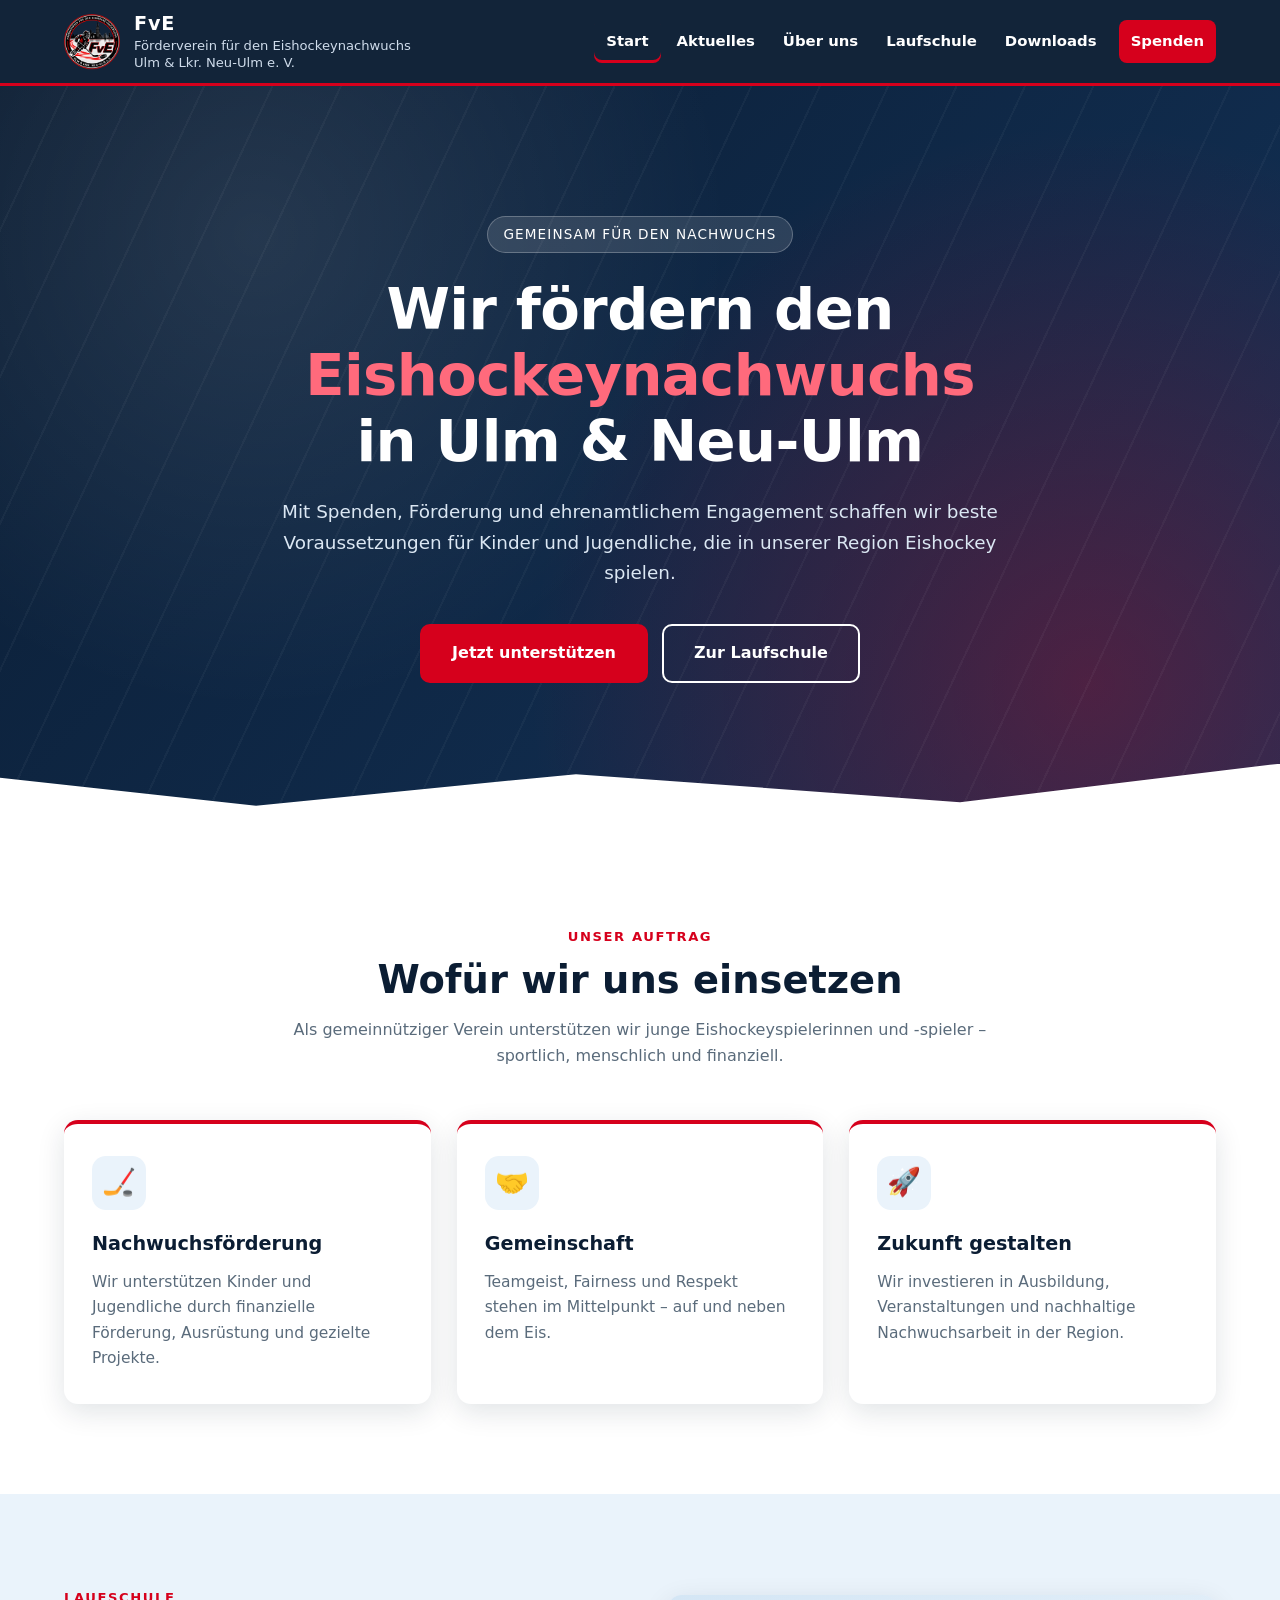
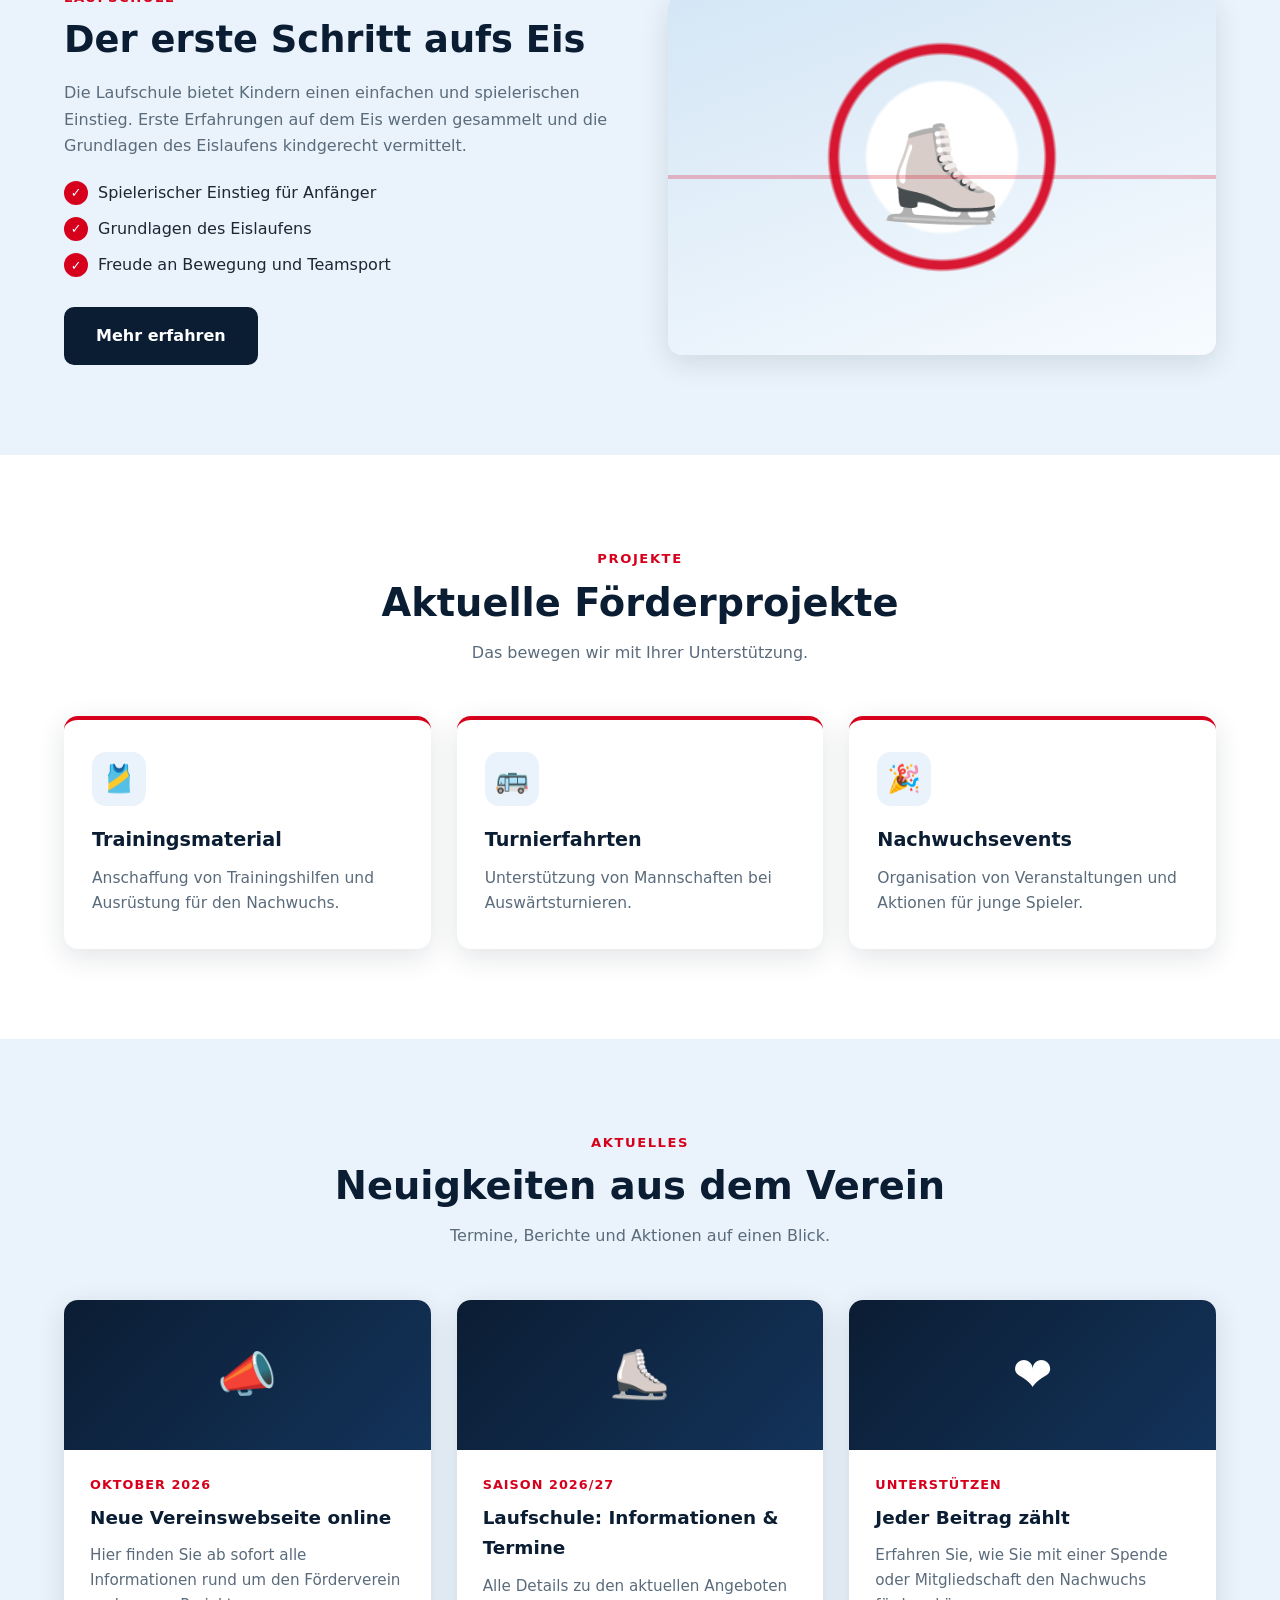
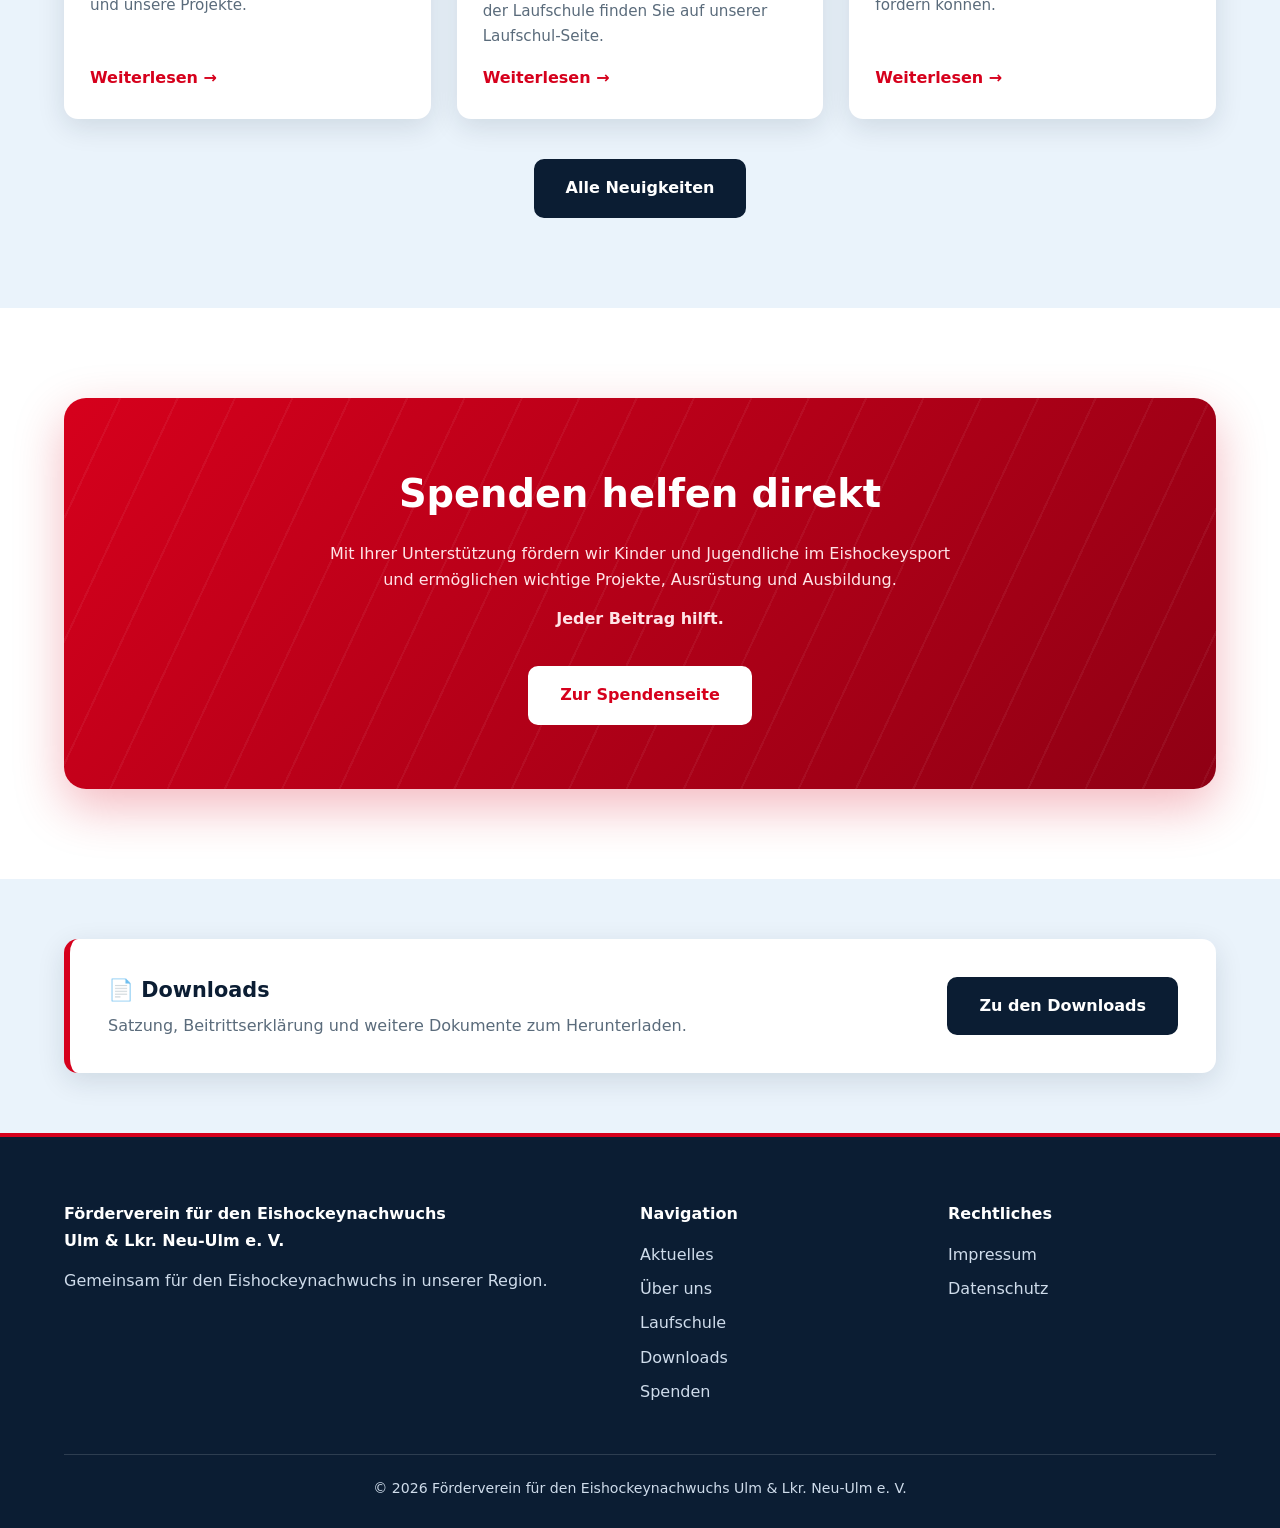
<file: index.html>
<!DOCTYPE html>
<html lang="de">
<head>
    <meta charset="UTF-8">
    <meta name="viewport" content="width=device-width, initial-scale=1.0">
    <title>Förderverein für den Eishockeynachwuchs Ulm &amp; Lkr. Neu-Ulm e. V.</title>
    <meta name="description" content="Der Förderverein für den Eishockeynachwuchs Ulm &amp; Lkr. Neu-Ulm e. V. unterstützt Kinder und Jugendliche im Eishockey – mit Laufschule, Förderprojekten und Spenden.">
    <meta name="theme-color" content="#0b1d33">

    <style>
        :root{
            --navy:#0b1d33;
            --navy-2:#13335a;
            --red:#d6001c;
            --red-dark:#a80016;
            --ice:#eaf3fb;
            --ice-2:#d4e6f5;
            --text:#1c2733;
            --muted:#5a6b7b;
            --white:#fff;
            --radius:14px;
            --shadow:0 8px 28px rgba(11,29,51,.12);
        }

        *{margin:0;padding:0;box-sizing:border-box}
        html{scroll-behavior:smooth}

        body{
            font-family:system-ui,-apple-system,"Segoe UI",Roboto,Helvetica,Arial,sans-serif;
            line-height:1.65;
            color:var(--text);
            background:var(--white);
        }

        img{max-width:100%;display:block}
        a{color:inherit}

        .container{width:90%;max-width:1180px;margin:0 auto}

        .skip-link{
            position:absolute;left:-999px;top:0;
            background:var(--red);color:#fff;padding:10px 16px;z-index:1000;
        }
        .skip-link:focus{left:10px;top:10px}

        /* ---------- Header ---------- */
        header{
            position:sticky;top:0;z-index:100;
            background:rgba(11,29,51,.97);
            backdrop-filter:blur(8px);
            border-bottom:3px solid var(--red);
        }

        .topbar{
            display:flex;justify-content:space-between;align-items:center;
            padding:12px 0;gap:20px;
        }

        .logo{display:flex;align-items:center;gap:14px;text-decoration:none;color:#fff}
        .logo-img{height:56px;width:auto}
        .logo-text{font-size:.82rem;line-height:1.3;color:#cfdceb}
        .logo-text strong{display:block;font-size:1.2rem;color:#fff;letter-spacing:.04em}

        nav ul{display:flex;list-style:none;gap:4px;align-items:center}
        nav a{
            color:#fff;text-decoration:none;font-weight:600;font-size:.93rem;
            padding:9px 12px;border-radius:8px;transition:.2s;display:block;
        }
        nav a:hover,nav a:focus-visible{background:rgba(255,255,255,.12)}
        nav a.active{color:#fff;box-shadow:inset 0 -3px 0 var(--red)}
        nav a.cta{background:var(--red);margin-left:6px}
        nav a.cta:hover{background:var(--red-dark)}

        .menu-toggle{
            display:none;background:none;border:2px solid #fff;color:#fff;
            border-radius:8px;padding:8px 12px;font-size:1rem;cursor:pointer;font-weight:700;
        }

        /* ---------- Hero ---------- */
        .hero{
            position:relative;overflow:hidden;color:#fff;text-align:center;
            padding:130px 20px 150px;
            background:
                radial-gradient(circle at 20% 20%,rgba(255,255,255,.10),transparent 40%),
                radial-gradient(circle at 85% 80%,rgba(214,0,28,.30),transparent 45%),
                linear-gradient(135deg,var(--navy) 0%,var(--navy-2) 100%);
        }
        /* Eisfeld-Linien als Deko */
        .hero::before{
            content:"";position:absolute;inset:0;
            background:
                repeating-linear-gradient(115deg,transparent 0 60px,rgba(255,255,255,.035) 60px 62px);
            pointer-events:none;
        }
        .hero::after{
            content:"";position:absolute;left:0;right:0;bottom:-1px;height:70px;
            background:var(--white);
            clip-path:polygon(0 100%,100% 100%,100% 0,75% 55%,45% 15%,20% 60%,0 20%);
        }
        .hero .container{position:relative;z-index:1}
        .eyebrow{
            display:inline-block;background:rgba(255,255,255,.12);
            border:1px solid rgba(255,255,255,.25);
            padding:6px 16px;border-radius:99px;font-size:.85rem;
            letter-spacing:.08em;text-transform:uppercase;margin-bottom:24px;
        }
        .hero h1{
            font-size:clamp(2rem,5vw,3.6rem);line-height:1.15;margin-bottom:22px;
            letter-spacing:-.01em;
        }
        .hero h1 span{color:#ff6a7c}
        .hero p{font-size:1.15rem;max-width:760px;margin:0 auto;color:#dbe7f3}
        .hero-actions{margin-top:36px;display:flex;gap:14px;justify-content:center;flex-wrap:wrap}

        .btn{
            display:inline-block;background:var(--red);color:#fff;
            padding:14px 30px;border-radius:10px;text-decoration:none;
            font-weight:700;transition:.2s;border:2px solid var(--red);
        }
        .btn:hover{background:var(--red-dark);border-color:var(--red-dark);transform:translateY(-2px)}
        .btn-outline{background:transparent;border-color:#fff}
        .btn-outline:hover{background:#fff;color:var(--navy);border-color:#fff}
        .btn-dark{background:var(--navy);border-color:var(--navy)}
        .btn-dark:hover{background:var(--navy-2);border-color:var(--navy-2)}

        /* ---------- Sections ---------- */
        section{padding:90px 0}
        .bg-ice{background:var(--ice)}

        .section-head{text-align:center;max-width:720px;margin:0 auto 50px}
        .section-head .kicker{
            color:var(--red);font-weight:700;text-transform:uppercase;
            letter-spacing:.12em;font-size:.82rem;
        }
        .section-head h2{
            font-size:clamp(1.7rem,3.5vw,2.4rem);color:var(--navy);margin:8px 0 14px;line-height:1.2;
        }
        .section-head p{color:var(--muted)}

        .cards{display:grid;grid-template-columns:repeat(auto-fit,minmax(270px,1fr));gap:26px}

        .card{
            background:#fff;padding:32px 28px;border-radius:var(--radius);
            box-shadow:var(--shadow);border-top:4px solid var(--red);
            transition:.25s;
        }
        .card:hover{transform:translateY(-6px)}
        .card .icon{
            width:54px;height:54px;border-radius:14px;background:var(--ice);
            display:flex;align-items:center;justify-content:center;font-size:1.7rem;margin-bottom:18px;
        }
        .card h3{color:var(--navy);margin-bottom:10px;font-size:1.2rem}
        .card p{color:var(--muted);font-size:.97rem}

        /* ---------- Laufschule ---------- */
        .split{
            display:grid;grid-template-columns:1fr 1fr;gap:56px;align-items:center;
        }
        .split h2{font-size:clamp(1.7rem,3.5vw,2.3rem);color:var(--navy);margin:8px 0 18px;line-height:1.2}
        .split p{color:var(--muted);margin-bottom:18px}
        .checklist{list-style:none;margin:20px 0 28px}
        .checklist li{padding-left:34px;position:relative;margin-bottom:10px;font-weight:500}
        .checklist li::before{
            content:"✓";position:absolute;left:0;top:1px;width:24px;height:24px;border-radius:50%;
            background:var(--red);color:#fff;font-size:.8rem;display:flex;align-items:center;justify-content:center;
        }
        .visual{
            min-height:360px;border-radius:var(--radius);box-shadow:var(--shadow);
            background:
                radial-gradient(circle at 50% 45%,#fff 0 22%,transparent 23%),
                radial-gradient(circle at 50% 45%,transparent 0 30%,rgba(214,0,28,.9) 31% 33%,transparent 34%),
                linear-gradient(160deg,var(--ice-2),#f7fbff);
            display:flex;align-items:center;justify-content:center;
            font-size:6rem;position:relative;overflow:hidden;
        }
        .visual::after{
            content:"";position:absolute;left:0;right:0;top:50%;height:4px;background:rgba(214,0,28,.25);
        }

        /* ---------- Aktuelles ---------- */
        .news-card{
            background:#fff;border-radius:var(--radius);box-shadow:var(--shadow);overflow:hidden;
            display:flex;flex-direction:column;transition:.25s;
        }
        .news-card:hover{transform:translateY(-6px)}
        .news-thumb{
            height:150px;background:linear-gradient(135deg,var(--navy),var(--navy-2));
            display:flex;align-items:center;justify-content:center;font-size:3rem;color:#fff;
        }
        .news-body{padding:24px 26px 28px;display:flex;flex-direction:column;flex:1}
        .news-date{font-size:.8rem;color:var(--red);font-weight:700;text-transform:uppercase;letter-spacing:.08em}
        .news-body h3{color:var(--navy);margin:8px 0 10px;font-size:1.15rem}
        .news-body p{color:var(--muted);font-size:.95rem;margin-bottom:16px}
        .news-body a{margin-top:auto;font-weight:700;color:var(--red);text-decoration:none}
        .news-body a:hover{text-decoration:underline}
        .center{text-align:center;margin-top:40px}

        /* ---------- Spenden ---------- */
        .donate{
            background:linear-gradient(135deg,var(--red) 0%,#8f0014 100%);
            color:#fff;border-radius:22px;padding:64px 40px;text-align:center;
            box-shadow:0 18px 50px rgba(214,0,28,.28);position:relative;overflow:hidden;
        }
        .donate::before{
            content:"";position:absolute;inset:0;
            background:repeating-linear-gradient(115deg,transparent 0 50px,rgba(255,255,255,.05) 50px 52px);
        }
        .donate>*{position:relative}
        .donate h2{font-size:clamp(1.7rem,3.5vw,2.4rem);margin-bottom:16px}
        .donate p{max-width:640px;margin:0 auto 12px;color:#ffe3e7}
        .donate .btn{background:#fff;color:var(--red);border-color:#fff;margin-top:22px}
        .donate .btn:hover{background:var(--navy);color:#fff;border-color:var(--navy)}

        /* ---------- Downloads-Teaser ---------- */
        .download-row{
            display:flex;align-items:center;justify-content:space-between;gap:24px;flex-wrap:wrap;
            background:#fff;border-radius:var(--radius);box-shadow:var(--shadow);padding:34px 38px;
            border-left:6px solid var(--red);
        }
        .download-row h3{color:var(--navy);font-size:1.3rem;margin-bottom:6px}
        .download-row p{color:var(--muted)}

        /* ---------- Footer ---------- */
        footer{background:var(--navy);color:#cfdceb;padding:64px 0 28px;border-top:4px solid var(--red)}
        .footer-grid{
            display:grid;grid-template-columns:2fr 1fr 1fr;gap:40px;margin-bottom:40px;
        }
        footer h4{color:#fff;margin-bottom:14px;font-size:1rem}
        footer ul{list-style:none}
        footer li{margin-bottom:8px}
        footer a{text-decoration:none;color:#cfdceb}
        footer a:hover{color:#fff;text-decoration:underline}
        .footer-bottom{
            border-top:1px solid rgba(255,255,255,.14);padding-top:22px;
            font-size:.88rem;text-align:center;
        }

        :focus-visible{outline:3px solid #ff6a7c;outline-offset:2px}

        /* ---------- Responsive ---------- */
        @media(max-width:960px){
            .menu-toggle{display:block}
            nav{
                position:absolute;left:0;right:0;top:100%;background:var(--navy);
                max-height:0;overflow:hidden;transition:max-height .3s ease;
            }
            nav.open{max-height:520px;border-bottom:3px solid var(--red)}
            nav ul{flex-direction:column;align-items:stretch;padding:14px 5%;gap:2px}
            nav a.cta{margin:8px 0 0;text-align:center}
            .split{grid-template-columns:1fr;gap:34px}
            .footer-grid{grid-template-columns:1fr}
        }
        @media(max-width:560px){
            section{padding:64px 0}
            .hero{padding:90px 20px 120px}
            .logo-text{display:none}
            .donate{padding:44px 22px}
        }
        @media(prefers-reduced-motion:reduce){
            *{transition:none!important;scroll-behavior:auto!important}
        }
    </style>
</head>

<body>

<a class="skip-link" href="#inhalt">Zum Inhalt springen</a>

<header>
    <div class="container">
        <div class="topbar">

            <a href="index.html" class="logo" aria-label="Startseite Förderverein">
                <img class="logo-img" src="assets/images/logo.png" alt="Logo des Fördervereins" onerror="this.style.display='none'">
                <div class="logo-text">
                    <strong>FvE</strong>
                    Förderverein für den Eishockeynachwuchs<br>
                    Ulm &amp; Lkr. Neu-Ulm e. V.
                </div>
            </a>

            <button class="menu-toggle" id="menuToggle" aria-expanded="false" aria-controls="mainNav">☰ Menü</button>

            <nav id="mainNav" aria-label="Hauptnavigation">
                <ul>
                    <li><a href="index.html" class="active">Start</a></li>
                    <li><a href="aktuelles.html">Aktuelles</a></li>
                    <li><a href="ueber-uns.html">Über uns</a></li>
                    <li><a href="laufschule.html">Laufschule</a></li>
                    <li><a href="downloads.html">Downloads</a></li>
                    <li><a href="spenden.html" class="cta">Spenden</a></li>
                </ul>
            </nav>

        </div>
    </div>
</header>

<main id="inhalt">

    <!-- HERO -->
    <section class="hero" style="padding-bottom:150px">
        <div class="container">
            <span class="eyebrow">Gemeinsam für den Nachwuchs</span>
            <h1>Wir fördern den<br><span>Eishockeynachwuchs</span><br>in Ulm &amp; Neu-Ulm</h1>
            <p>
                Mit Spenden, Förderung und ehrenamtlichem Engagement schaffen wir beste
                Voraussetzungen für Kinder und Jugendliche, die in unserer Region
                Eishockey spielen.
            </p>
            <div class="hero-actions">
                <a href="spenden.html" class="btn">Jetzt unterstützen</a>
                <a href="laufschule.html" class="btn btn-outline">Zur Laufschule</a>
            </div>
        </div>
    </section>

    <!-- AUFTRAG -->
    <section>
        <div class="container">
            <div class="section-head">
                <span class="kicker">Unser Auftrag</span>
                <h2>Wofür wir uns einsetzen</h2>
                <p>Als gemeinnütziger Verein unterstützen wir junge Eishockeyspielerinnen und -spieler – sportlich, menschlich und finanziell.</p>
            </div>

            <div class="cards">
                <article class="card">
                    <div class="icon" aria-hidden="true">🏒</div>
                    <h3>Nachwuchsförderung</h3>
                    <p>Wir unterstützen Kinder und Jugendliche durch finanzielle Förderung, Ausrüstung und gezielte Projekte.</p>
                </article>
                <article class="card">
                    <div class="icon" aria-hidden="true">🤝</div>
                    <h3>Gemeinschaft</h3>
                    <p>Teamgeist, Fairness und Respekt stehen im Mittelpunkt – auf und neben dem Eis.</p>
                </article>
                <article class="card">
                    <div class="icon" aria-hidden="true">🚀</div>
                    <h3>Zukunft gestalten</h3>
                    <p>Wir investieren in Ausbildung, Veranstaltungen und nachhaltige Nachwuchsarbeit in der Region.</p>
                </article>
            </div>
        </div>
    </section>

    <!-- LAUFSCHULE -->
    <section class="bg-ice">
        <div class="container split">
            <div>
                <span class="kicker" style="color:var(--red);font-weight:700;text-transform:uppercase;letter-spacing:.12em;font-size:.82rem">Laufschule</span>
                <h2>Der erste Schritt aufs Eis</h2>
                <p>
                    Die Laufschule bietet Kindern einen einfachen und spielerischen Einstieg.
                    Erste Erfahrungen auf dem Eis werden gesammelt und die Grundlagen des
                    Eislaufens kindgerecht vermittelt.
                </p>
                <ul class="checklist">
                    <li>Spielerischer Einstieg für Anfänger</li>
                    <li>Grundlagen des Eislaufens</li>
                    <li>Freude an Bewegung und Teamsport</li>
                </ul>
                <a href="laufschule.html" class="btn btn-dark">Mehr erfahren</a>
            </div>
            <div class="visual" aria-hidden="true">⛸️</div>
        </div>
    </section>

    <!-- FÖRDERPROJEKTE -->
    <section>
        <div class="container">
            <div class="section-head">
                <span class="kicker">Projekte</span>
                <h2>Aktuelle Förderprojekte</h2>
                <p>Das bewegen wir mit Ihrer Unterstützung.</p>
            </div>

            <div class="cards">
                <article class="card">
                    <div class="icon" aria-hidden="true">🎽</div>
                    <h3>Trainingsmaterial</h3>
                    <p>Anschaffung von Trainingshilfen und Ausrüstung für den Nachwuchs.</p>
                </article>
                <article class="card">
                    <div class="icon" aria-hidden="true">🚌</div>
                    <h3>Turnierfahrten</h3>
                    <p>Unterstützung von Mannschaften bei Auswärtsturnieren.</p>
                </article>
                <article class="card">
                    <div class="icon" aria-hidden="true">🎉</div>
                    <h3>Nachwuchsevents</h3>
                    <p>Organisation von Veranstaltungen und Aktionen für junge Spieler.</p>
                </article>
            </div>
        </div>
    </section>

    <!-- AKTUELLES -->
    <section class="bg-ice">
        <div class="container">
            <div class="section-head">
                <span class="kicker">Aktuelles</span>
                <h2>Neuigkeiten aus dem Verein</h2>
                <p>Termine, Berichte und Aktionen auf einen Blick.</p>
            </div>

            <!-- Platzhalter: Texte und Datum bitte anpassen -->
            <div class="cards">
                <article class="news-card">
                    <div class="news-thumb" aria-hidden="true">📣</div>
                    <div class="news-body">
                        <span class="news-date">Oktober 2026</span>
                        <h3>Neue Vereinswebseite online</h3>
                        <p>Hier finden Sie ab sofort alle Informationen rund um den Förderverein und unsere Projekte.</p>
                        <a href="aktuelles.html">Weiterlesen →</a>
                    </div>
                </article>
                <article class="news-card">
                    <div class="news-thumb" aria-hidden="true">⛸️</div>
                    <div class="news-body">
                        <span class="news-date">Saison 2026/27</span>
                        <h3>Laufschule: Informationen &amp; Termine</h3>
                        <p>Alle Details zu den aktuellen Angeboten der Laufschule finden Sie auf unserer Laufschul-Seite.</p>
                        <a href="laufschule.html">Weiterlesen →</a>
                    </div>
                </article>
                <article class="news-card">
                    <div class="news-thumb" aria-hidden="true">❤️</div>
                    <div class="news-body">
                        <span class="news-date">Unterstützen</span>
                        <h3>Jeder Beitrag zählt</h3>
                        <p>Erfahren Sie, wie Sie mit einer Spende oder Mitgliedschaft den Nachwuchs fördern können.</p>
                        <a href="spenden.html">Weiterlesen →</a>
                    </div>
                </article>
            </div>

            <div class="center">
                <a href="aktuelles.html" class="btn btn-dark">Alle Neuigkeiten</a>
            </div>
        </div>
    </section>

    <!-- SPENDEN -->
    <section>
        <div class="container">
            <div class="donate">
                <h2>Spenden helfen direkt</h2>
                <p>
                    Mit Ihrer Unterstützung fördern wir Kinder und Jugendliche im
                    Eishockeysport und ermöglichen wichtige Projekte, Ausrüstung und Ausbildung.
                </p>
                <p><strong>Jeder Beitrag hilft.</strong></p>
                <a href="spenden.html" class="btn">Zur Spendenseite</a>
            </div>
        </div>
    </section>

    <!-- DOWNLOADS -->
    <section class="bg-ice" style="padding:60px 0">
        <div class="container">
            <div class="download-row">
                <div>
                    <h3>📄 Downloads</h3>
                    <p>Satzung, Beitrittserklärung und weitere Dokumente zum Herunterladen.</p>
                </div>
                <a href="downloads.html" class="btn btn-dark">Zu den Downloads</a>
            </div>
        </div>
    </section>

</main>

<footer>
    <div class="container">
        <div class="footer-grid">
            <div>
                <h4>Förderverein für den Eishockeynachwuchs<br>Ulm &amp; Lkr. Neu-Ulm e. V.</h4>
                <p>Gemeinsam für den Eishockeynachwuchs in unserer Region.</p>
            </div>
            <div>
                <h4>Navigation</h4>
                <ul>
                    <li><a href="aktuelles.html">Aktuelles</a></li>
                    <li><a href="ueber-uns.html">Über uns</a></li>
                    <li><a href="laufschule.html">Laufschule</a></li>
                    <li><a href="downloads.html">Downloads</a></li>
                    <li><a href="spenden.html">Spenden</a></li>
                </ul>
            </div>
            <div>
                <h4>Rechtliches</h4>
                <ul>
                    <li><a href="impressum.html">Impressum</a></li>
                    <li><a href="datenschutz.html">Datenschutz</a></li>
                </ul>
            </div>
        </div>

        <div class="footer-bottom">
            © 2026 Förderverein für den Eishockeynachwuchs Ulm &amp; Lkr. Neu-Ulm e. V.
        </div>
    </div>
</footer>

<script>
    (function(){
        var btn = document.getElementById('menuToggle');
        var nav = document.getElementById('mainNav');
        btn.addEventListener('click', function(){
            var open = nav.classList.toggle('open');
            btn.setAttribute('aria-expanded', open);
        });
        nav.querySelectorAll('a').forEach(function(a){
            a.addEventListener('click', function(){
                nav.classList.remove('open');
                btn.setAttribute('aria-expanded', 'false');
            });
        });
    })();
</script>

</body>
</html>
</file>
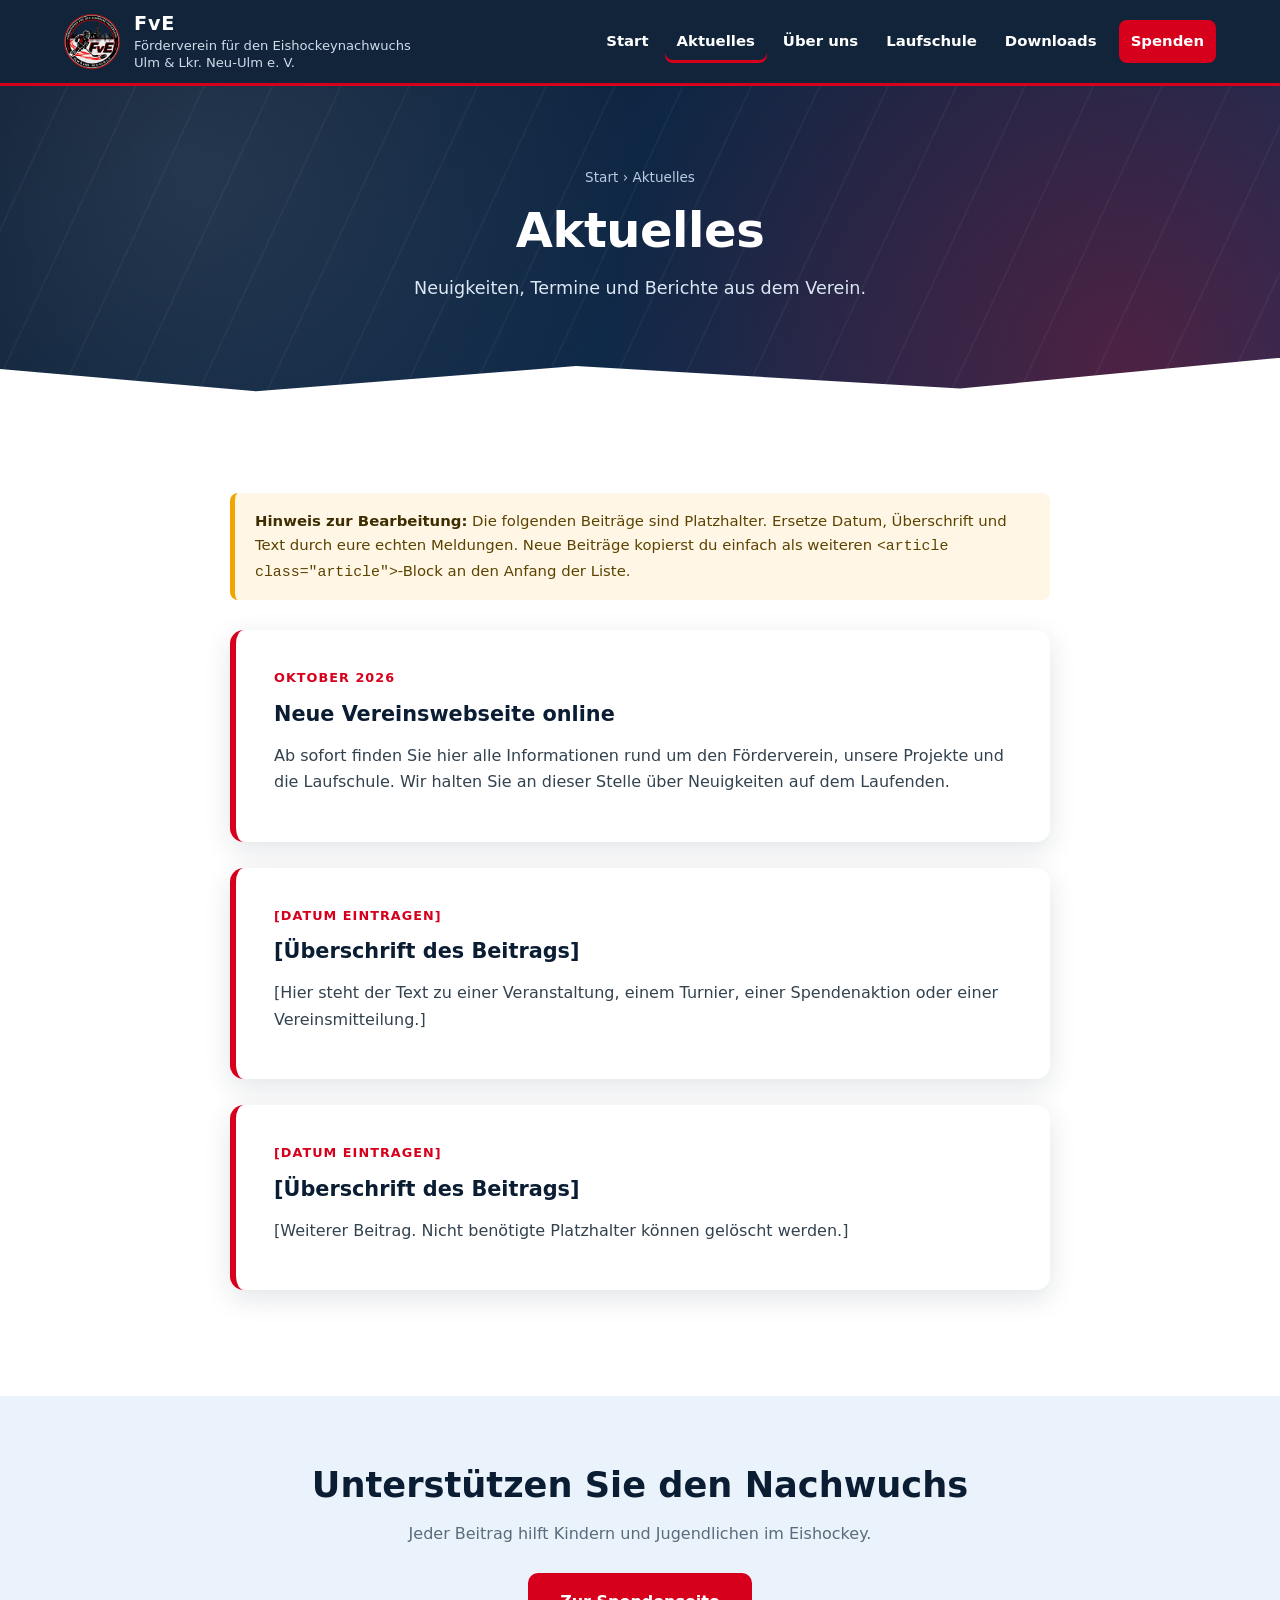
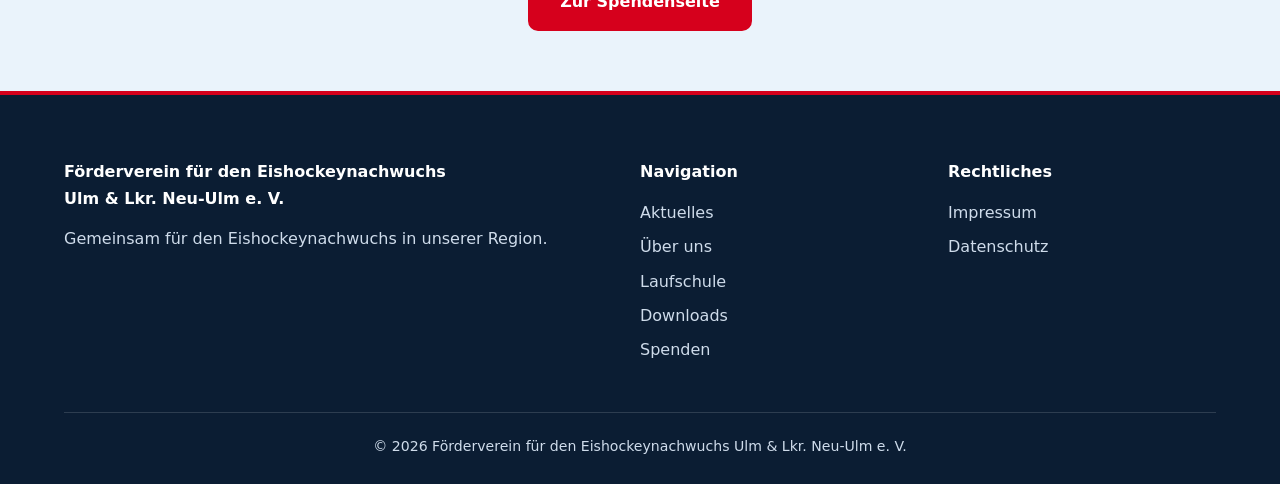
<file: aktuelles.html>
<!DOCTYPE html>
<html lang="de">
<head>
    <meta charset="UTF-8">
    <meta name="viewport" content="width=device-width, initial-scale=1.0">
    <title>Aktuelles – Förderverein für den Eishockeynachwuchs Ulm &amp; Lkr. Neu-Ulm e. V.</title>
    <meta name="description" content="Neuigkeiten, Termine und Berichte aus dem Förderverein für den Eishockeynachwuchs Ulm &amp; Lkr. Neu-Ulm e. V.">
    <meta name="theme-color" content="#0b1d33">
    <link rel="stylesheet" href="style.css">
</head>
<body>

<a class="skip-link" href="#inhalt">Zum Inhalt springen</a>

<header>
    <div class="container">
        <div class="topbar">
            <a href="index.html" class="logo" aria-label="Startseite Förderverein">
                <img class="logo-img" src="assets/images/logo.png" alt="Logo des Fördervereins" onerror="this.style.display='none'">
                <div class="logo-text">
                    <strong>FvE</strong>
                    Förderverein für den Eishockeynachwuchs<br>
                    Ulm &amp; Lkr. Neu-Ulm e. V.
                </div>
            </a>
            <button class="menu-toggle" id="menuToggle" aria-expanded="false" aria-controls="mainNav">☰ Menü</button>
            <nav id="mainNav" aria-label="Hauptnavigation">
                <ul>
                    <li><a href="index.html">Start</a></li>
                    <li><a href="aktuelles.html" class="active">Aktuelles</a></li>
                    <li><a href="ueber-uns.html">Über uns</a></li>
                    <li><a href="laufschule.html">Laufschule</a></li>
                    <li><a href="downloads.html">Downloads</a></li>
                    <li><a href="spenden.html" class="cta">Spenden</a></li>
                </ul>
            </nav>
        </div>
    </div>
</header>

<main id="inhalt">

    <section class="page-hero">
        <div class="container">
            <div class="breadcrumb"><a href="index.html">Start</a> › Aktuelles</div>
            <h1>Aktuelles</h1>
            <p>Neuigkeiten, Termine und Berichte aus dem Verein.</p>
        </div>
    </section>

    <section>
        <div class="container">
            <div class="prose">

                <div class="notice">
                    <strong>Hinweis zur Bearbeitung:</strong> Die folgenden Beiträge sind Platzhalter.
                    Ersetze Datum, Überschrift und Text durch eure echten Meldungen. Neue Beiträge
                    kopierst du einfach als weiteren <code>&lt;article class="article"&gt;</code>-Block an den Anfang der Liste.
                </div>

                <article class="article">
                    <span class="news-date">Oktober 2026</span>
                    <h3>Neue Vereinswebseite online</h3>
                    <p>
                        Ab sofort finden Sie hier alle Informationen rund um den Förderverein,
                        unsere Projekte und die Laufschule. Wir halten Sie an dieser Stelle
                        über Neuigkeiten auf dem Laufenden.
                    </p>
                </article>

                <article class="article">
                    <span class="news-date">[Datum eintragen]</span>
                    <h3>[Überschrift des Beitrags]</h3>
                    <p>
                        [Hier steht der Text zu einer Veranstaltung, einem Turnier, einer
                        Spendenaktion oder einer Vereinsmitteilung.]
                    </p>
                </article>

                <article class="article">
                    <span class="news-date">[Datum eintragen]</span>
                    <h3>[Überschrift des Beitrags]</h3>
                    <p>
                        [Weiterer Beitrag. Nicht benötigte Platzhalter können gelöscht werden.]
                    </p>
                </article>

            </div>
        </div>
    </section>

    <section class="bg-ice" style="padding:60px 0">
        <div class="container" style="text-align:center">
            <div class="section-head" style="margin-bottom:26px">
                <h2>Unterstützen Sie den Nachwuchs</h2>
                <p>Jeder Beitrag hilft Kindern und Jugendlichen im Eishockey.</p>
            </div>
            <a href="spenden.html" class="btn">Zur Spendenseite</a>
        </div>
    </section>

</main>

<footer>
    <div class="container">
        <div class="footer-grid">
            <div>
                <h4>Förderverein für den Eishockeynachwuchs<br>Ulm &amp; Lkr. Neu-Ulm e. V.</h4>
                <p>Gemeinsam für den Eishockeynachwuchs in unserer Region.</p>
            </div>
            <div>
                <h4>Navigation</h4>
                <ul>
                    <li><a href="aktuelles.html">Aktuelles</a></li>
                    <li><a href="ueber-uns.html">Über uns</a></li>
                    <li><a href="laufschule.html">Laufschule</a></li>
                    <li><a href="downloads.html">Downloads</a></li>
                    <li><a href="spenden.html">Spenden</a></li>
                </ul>
            </div>
            <div>
                <h4>Rechtliches</h4>
                <ul>
                    <li><a href="impressum.html">Impressum</a></li>
                    <li><a href="datenschutz.html">Datenschutz</a></li>
                </ul>
            </div>
        </div>
        <div class="footer-bottom">
            © 2026 Förderverein für den Eishockeynachwuchs Ulm &amp; Lkr. Neu-Ulm e. V.
        </div>
    </div>
</footer>

<script src="script.js"></script>
</body>
</html>
</file>
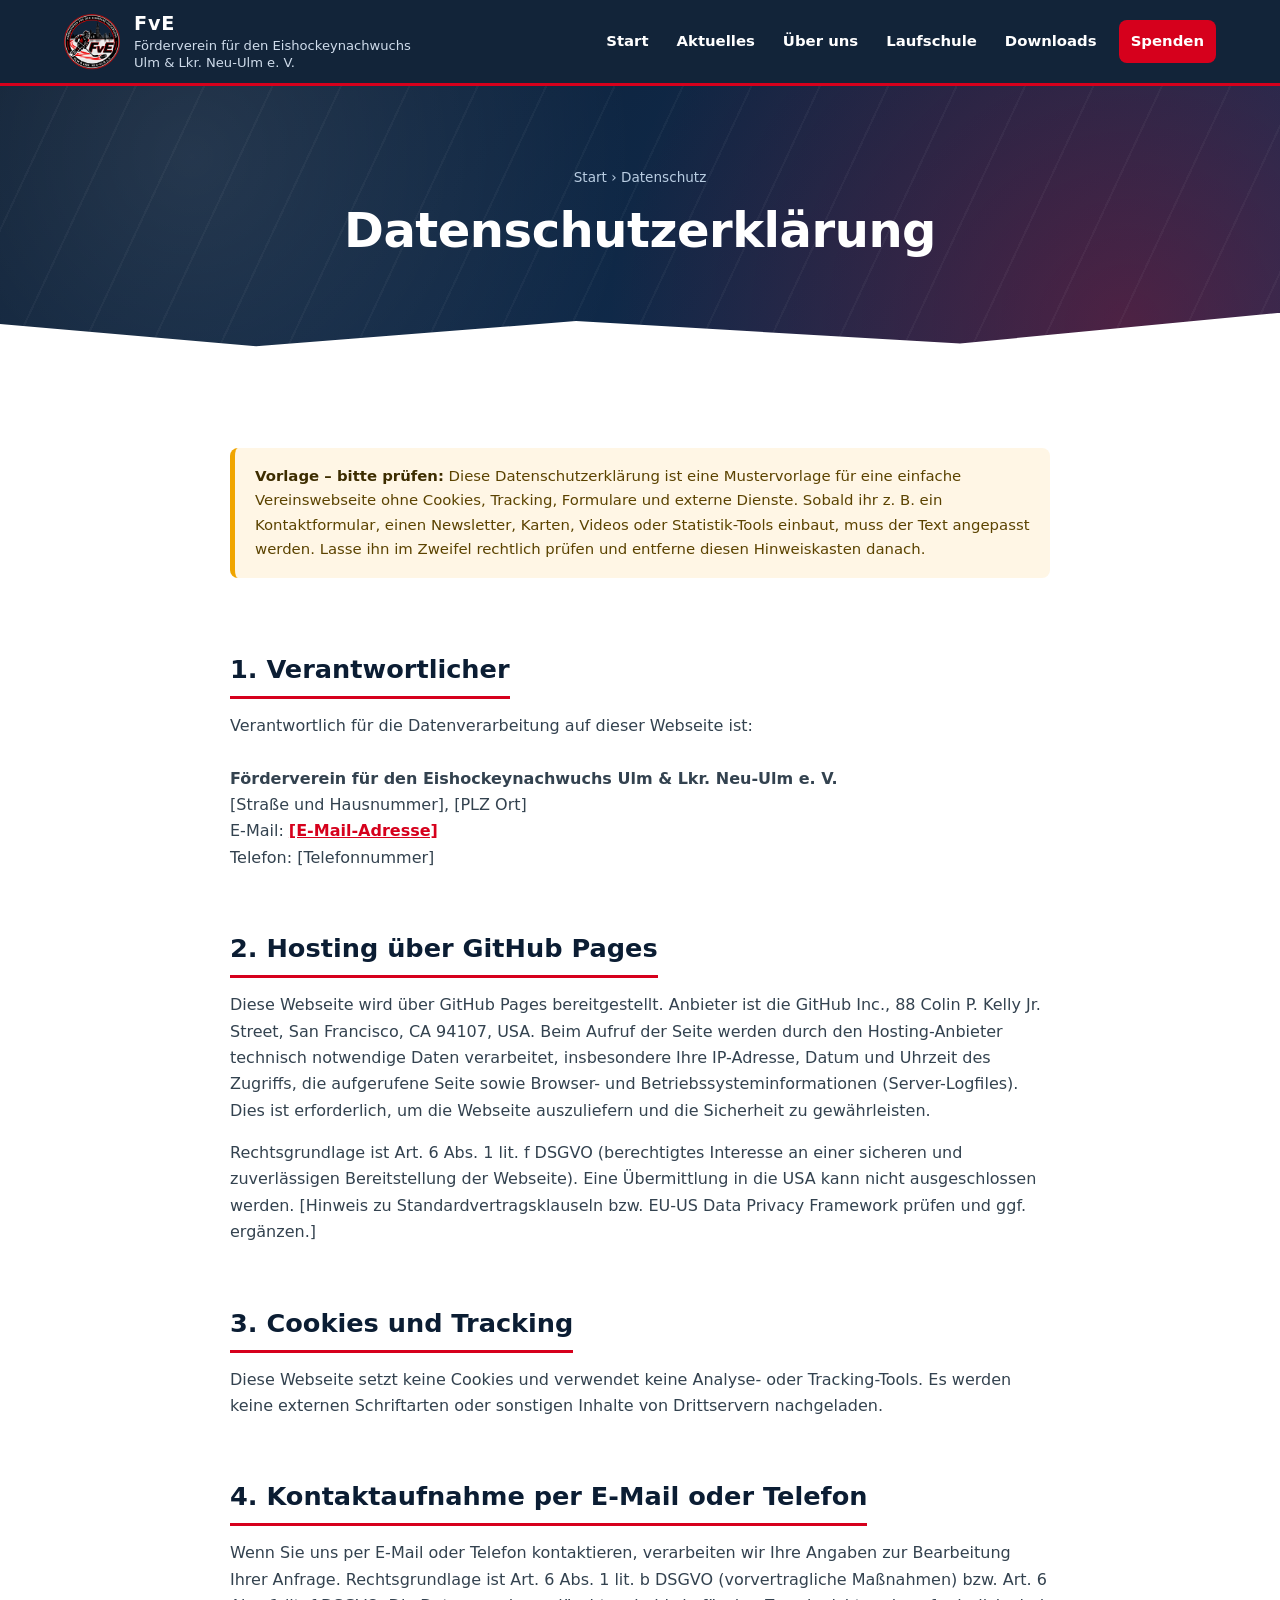
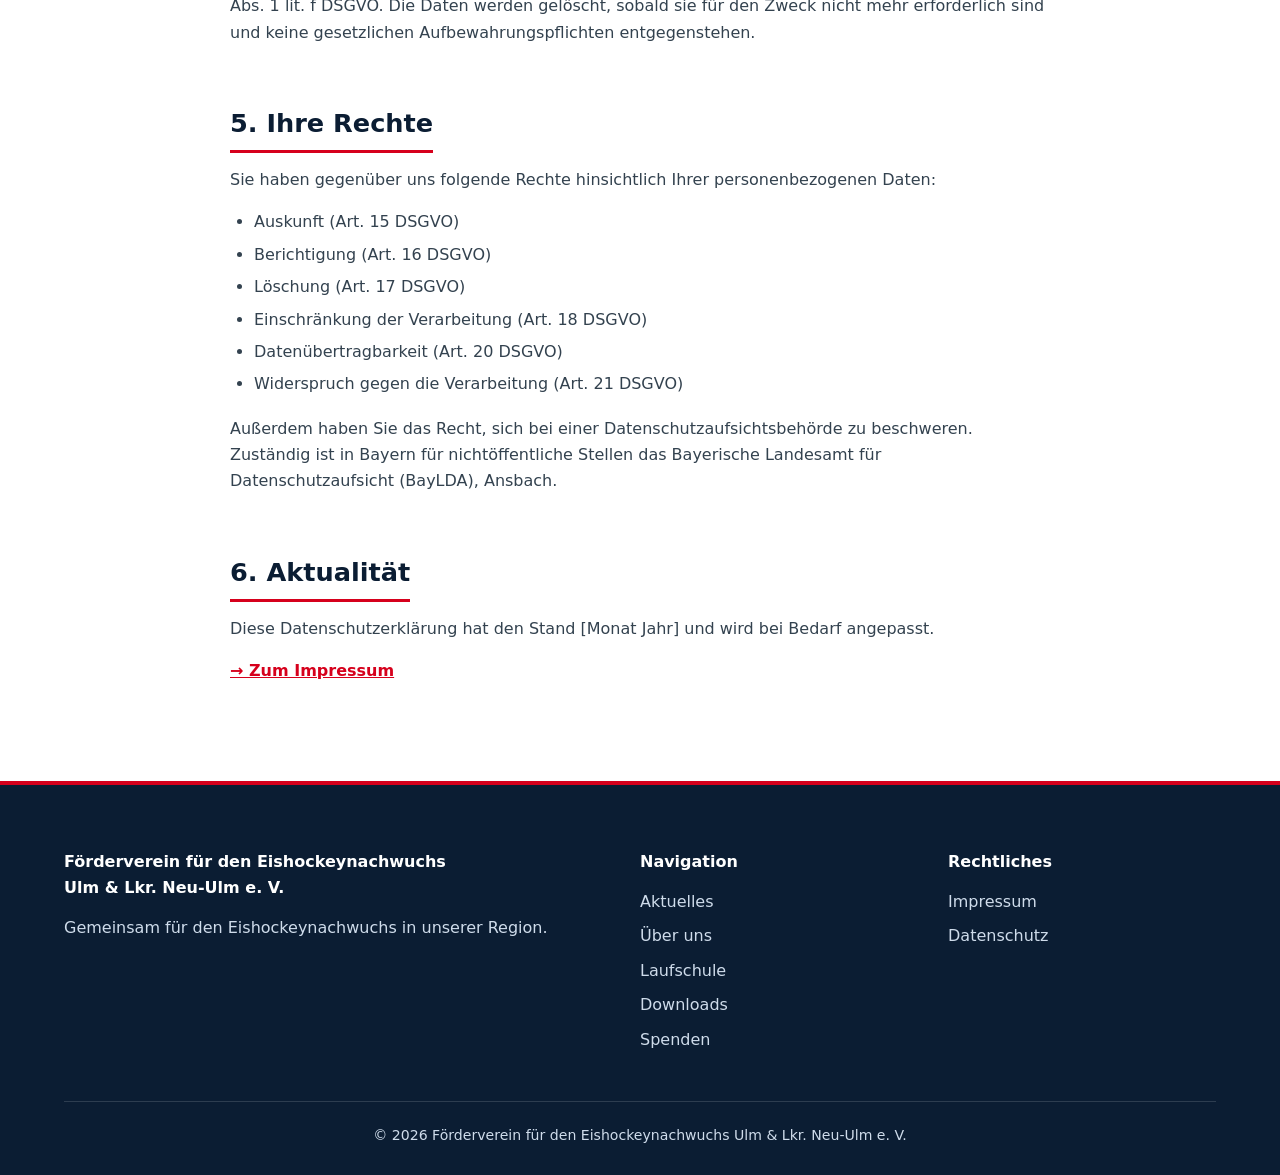
<file: datenschutz.html>
<!DOCTYPE html>
<html lang="de">
<head>
    <meta charset="UTF-8">
    <meta name="viewport" content="width=device-width, initial-scale=1.0">
    <title>Datenschutz – Förderverein für den Eishockeynachwuchs Ulm &amp; Lkr. Neu-Ulm e. V.</title>
    <meta name="robots" content="noindex">
    <meta name="theme-color" content="#0b1d33">
    <link rel="stylesheet" href="style.css">
</head>
<body>

<a class="skip-link" href="#inhalt">Zum Inhalt springen</a>

<header>
    <div class="container">
        <div class="topbar">
            <a href="index.html" class="logo" aria-label="Startseite Förderverein">
                <img class="logo-img" src="assets/images/logo.png" alt="Logo des Fördervereins" onerror="this.style.display='none'">
                <div class="logo-text">
                    <strong>FvE</strong>
                    Förderverein für den Eishockeynachwuchs<br>
                    Ulm &amp; Lkr. Neu-Ulm e. V.
                </div>
            </a>
            <button class="menu-toggle" id="menuToggle" aria-expanded="false" aria-controls="mainNav">☰ Menü</button>
            <nav id="mainNav" aria-label="Hauptnavigation">
                <ul>
                    <li><a href="index.html">Start</a></li>
                    <li><a href="aktuelles.html">Aktuelles</a></li>
                    <li><a href="ueber-uns.html">Über uns</a></li>
                    <li><a href="laufschule.html">Laufschule</a></li>
                    <li><a href="downloads.html">Downloads</a></li>
                    <li><a href="spenden.html" class="cta">Spenden</a></li>
                </ul>
            </nav>
        </div>
    </div>
</header>

<main id="inhalt">

    <section class="page-hero">
        <div class="container">
            <div class="breadcrumb"><a href="index.html">Start</a> › Datenschutz</div>
            <h1>Datenschutzerklärung</h1>
        </div>
    </section>

    <section>
        <div class="container">
            <div class="prose">

                <div class="notice">
                    <strong>Vorlage – bitte prüfen:</strong> Diese Datenschutzerklärung ist eine Mustervorlage
                    für eine einfache Vereinswebseite ohne Cookies, Tracking, Formulare und externe Dienste.
                    Sobald ihr z. B. ein Kontaktformular, einen Newsletter, Karten, Videos oder Statistik-Tools
                    einbaut, muss der Text angepasst werden. Lasse ihn im Zweifel rechtlich prüfen und
                    entferne diesen Hinweiskasten danach.
                </div>

                <h2>1. Verantwortlicher</h2>
                <p>
                    Verantwortlich für die Datenverarbeitung auf dieser Webseite ist:<br><br>
                    <strong>Förderverein für den Eishockeynachwuchs Ulm &amp; Lkr. Neu-Ulm e. V.</strong><br>
                    [Straße und Hausnummer], [PLZ Ort]<br>
                    E-Mail: <a href="mailto:info@example.de">[E-Mail-Adresse]</a><br>
                    Telefon: [Telefonnummer]
                </p>

                <h2>2. Hosting über GitHub Pages</h2>
                <p>
                    Diese Webseite wird über GitHub Pages bereitgestellt. Anbieter ist die
                    GitHub Inc., 88 Colin P. Kelly Jr. Street, San Francisco, CA 94107, USA.
                    Beim Aufruf der Seite werden durch den Hosting-Anbieter technisch notwendige Daten
                    verarbeitet, insbesondere Ihre IP-Adresse, Datum und Uhrzeit des Zugriffs,
                    die aufgerufene Seite sowie Browser- und Betriebssysteminformationen
                    (Server-Logfiles). Dies ist erforderlich, um die Webseite auszuliefern
                    und die Sicherheit zu gewährleisten.
                </p>
                <p>
                    Rechtsgrundlage ist Art. 6 Abs. 1 lit. f DSGVO (berechtigtes Interesse an
                    einer sicheren und zuverlässigen Bereitstellung der Webseite). Eine Übermittlung
                    in die USA kann nicht ausgeschlossen werden. [Hinweis zu Standardvertragsklauseln
                    bzw. EU-US Data Privacy Framework prüfen und ggf. ergänzen.]
                </p>

                <h2>3. Cookies und Tracking</h2>
                <p>
                    Diese Webseite setzt keine Cookies und verwendet keine Analyse- oder Tracking-Tools.
                    Es werden keine externen Schriftarten oder sonstigen Inhalte von Drittservern nachgeladen.
                </p>

                <h2>4. Kontaktaufnahme per E-Mail oder Telefon</h2>
                <p>
                    Wenn Sie uns per E-Mail oder Telefon kontaktieren, verarbeiten wir Ihre Angaben
                    zur Bearbeitung Ihrer Anfrage. Rechtsgrundlage ist Art. 6 Abs. 1 lit. b DSGVO
                    (vorvertragliche Maßnahmen) bzw. Art. 6 Abs. 1 lit. f DSGVO.
                    Die Daten werden gelöscht, sobald sie für den Zweck nicht mehr erforderlich sind
                    und keine gesetzlichen Aufbewahrungspflichten entgegenstehen.
                </p>

                <h2>5. Ihre Rechte</h2>
                <p>Sie haben gegenüber uns folgende Rechte hinsichtlich Ihrer personenbezogenen Daten:</p>
                <ul>
                    <li>Auskunft (Art. 15 DSGVO)</li>
                    <li>Berichtigung (Art. 16 DSGVO)</li>
                    <li>Löschung (Art. 17 DSGVO)</li>
                    <li>Einschränkung der Verarbeitung (Art. 18 DSGVO)</li>
                    <li>Datenübertragbarkeit (Art. 20 DSGVO)</li>
                    <li>Widerspruch gegen die Verarbeitung (Art. 21 DSGVO)</li>
                </ul>
                <p>
                    Außerdem haben Sie das Recht, sich bei einer Datenschutzaufsichtsbehörde zu beschweren.
                    Zuständig ist in Bayern für nichtöffentliche Stellen das
                    Bayerische Landesamt für Datenschutzaufsicht (BayLDA), Ansbach.
                </p>

                <h2>6. Aktualität</h2>
                <p>
                    Diese Datenschutzerklärung hat den Stand [Monat Jahr] und wird bei Bedarf angepasst.
                </p>

                <p><a href="impressum.html">→ Zum Impressum</a></p>
            </div>
        </div>
    </section>

</main>

<footer>
    <div class="container">
        <div class="footer-grid">
            <div>
                <h4>Förderverein für den Eishockeynachwuchs<br>Ulm &amp; Lkr. Neu-Ulm e. V.</h4>
                <p>Gemeinsam für den Eishockeynachwuchs in unserer Region.</p>
            </div>
            <div>
                <h4>Navigation</h4>
                <ul>
                    <li><a href="aktuelles.html">Aktuelles</a></li>
                    <li><a href="ueber-uns.html">Über uns</a></li>
                    <li><a href="laufschule.html">Laufschule</a></li>
                    <li><a href="downloads.html">Downloads</a></li>
                    <li><a href="spenden.html">Spenden</a></li>
                </ul>
            </div>
            <div>
                <h4>Rechtliches</h4>
                <ul>
                    <li><a href="impressum.html">Impressum</a></li>
                    <li><a href="datenschutz.html">Datenschutz</a></li>
                </ul>
            </div>
        </div>
        <div class="footer-bottom">
            © 2026 Förderverein für den Eishockeynachwuchs Ulm &amp; Lkr. Neu-Ulm e. V.
        </div>
    </div>
</footer>

<script src="script.js"></script>
</body>
</html>
</file>
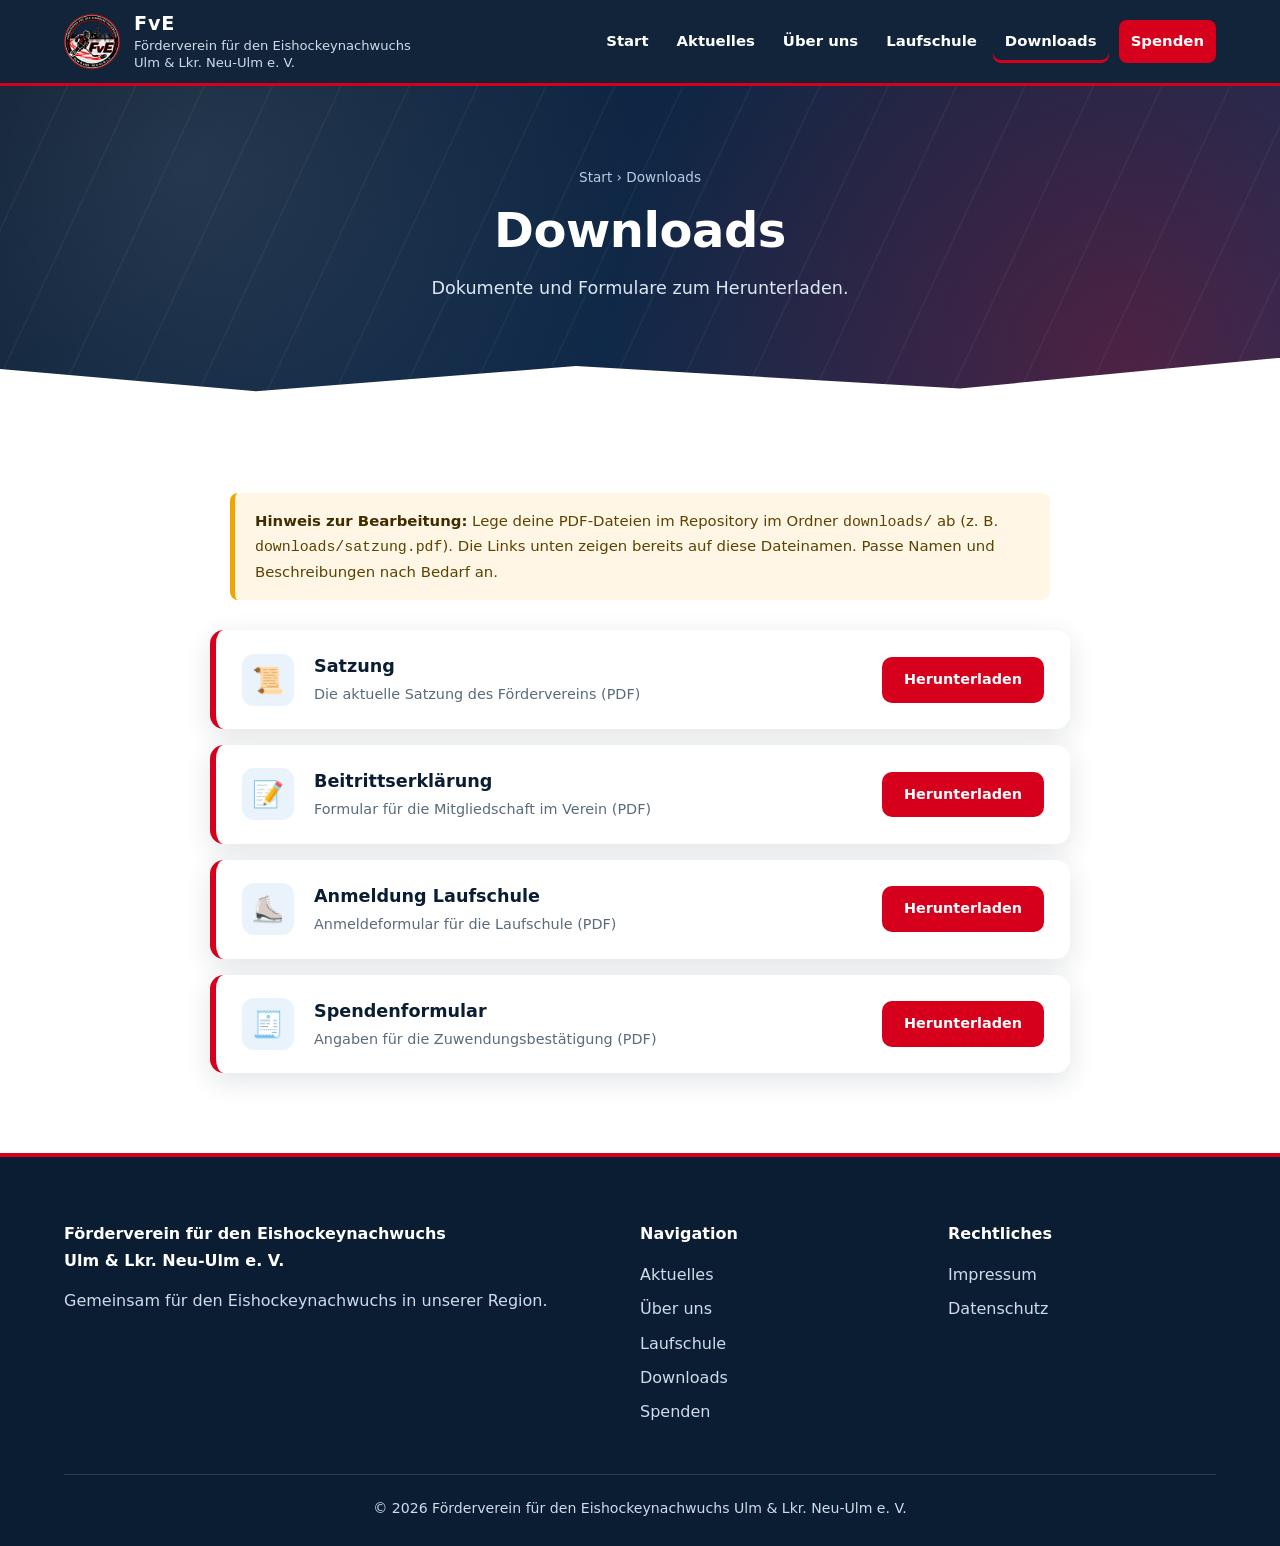
<file: downloads.html>
<!DOCTYPE html>
<html lang="de">
<head>
    <meta charset="UTF-8">
    <meta name="viewport" content="width=device-width, initial-scale=1.0">
    <title>Downloads – Förderverein für den Eishockeynachwuchs Ulm &amp; Lkr. Neu-Ulm e. V.</title>
    <meta name="description" content="Satzung, Beitrittserklärung und weitere Dokumente des Fördervereins zum Herunterladen.">
    <meta name="theme-color" content="#0b1d33">
    <link rel="stylesheet" href="style.css">
</head>
<body>

<a class="skip-link" href="#inhalt">Zum Inhalt springen</a>

<header>
    <div class="container">
        <div class="topbar">
            <a href="index.html" class="logo" aria-label="Startseite Förderverein">
                <img class="logo-img" src="assets/images/logo.png" alt="Logo des Fördervereins" onerror="this.style.display='none'">
                <div class="logo-text">
                    <strong>FvE</strong>
                    Förderverein für den Eishockeynachwuchs<br>
                    Ulm &amp; Lkr. Neu-Ulm e. V.
                </div>
            </a>
            <button class="menu-toggle" id="menuToggle" aria-expanded="false" aria-controls="mainNav">☰ Menü</button>
            <nav id="mainNav" aria-label="Hauptnavigation">
                <ul>
                    <li><a href="index.html">Start</a></li>
                    <li><a href="aktuelles.html">Aktuelles</a></li>
                    <li><a href="ueber-uns.html">Über uns</a></li>
                    <li><a href="laufschule.html">Laufschule</a></li>
                    <li><a href="downloads.html" class="active">Downloads</a></li>
                    <li><a href="spenden.html" class="cta">Spenden</a></li>
                </ul>
            </nav>
        </div>
    </div>
</header>

<main id="inhalt">

    <section class="page-hero">
        <div class="container">
            <div class="breadcrumb"><a href="index.html">Start</a> › Downloads</div>
            <h1>Downloads</h1>
            <p>Dokumente und Formulare zum Herunterladen.</p>
        </div>
    </section>

    <section>
        <div class="container">

            <div class="prose">
                <div class="notice">
                    <strong>Hinweis zur Bearbeitung:</strong> Lege deine PDF-Dateien im Repository im Ordner
                    <code>downloads/</code> ab (z. B. <code>downloads/satzung.pdf</code>). Die Links unten
                    zeigen bereits auf diese Dateinamen. Passe Namen und Beschreibungen nach Bedarf an.
                </div>
            </div>

            <div class="download-list">

                <div class="download-item">
                    <div class="file-icon" aria-hidden="true">📜</div>
                    <div class="meta">
                        <h3>Satzung</h3>
                        <p>Die aktuelle Satzung des Fördervereins (PDF)</p>
                    </div>
                    <a class="btn btn-small" href="downloads/satzung.pdf" download>Herunterladen</a>
                </div>

                <div class="download-item">
                    <div class="file-icon" aria-hidden="true">📝</div>
                    <div class="meta">
                        <h3>Beitrittserklärung</h3>
                        <p>Formular für die Mitgliedschaft im Verein (PDF)</p>
                    </div>
                    <a class="btn btn-small" href="downloads/beitrittserklaerung.pdf" download>Herunterladen</a>
                </div>

                <div class="download-item">
                    <div class="file-icon" aria-hidden="true">⛸️</div>
                    <div class="meta">
                        <h3>Anmeldung Laufschule</h3>
                        <p>Anmeldeformular für die Laufschule (PDF)</p>
                    </div>
                    <a class="btn btn-small" href="downloads/anmeldung-laufschule.pdf" download>Herunterladen</a>
                </div>

                <div class="download-item">
                    <div class="file-icon" aria-hidden="true">🧾</div>
                    <div class="meta">
                        <h3>Spendenformular</h3>
                        <p>Angaben für die Zuwendungsbestätigung (PDF)</p>
                    </div>
                    <a class="btn btn-small" href="downloads/spendenformular.pdf" download>Herunterladen</a>
                </div>

            </div>
        </div>
    </section>

</main>

<footer>
    <div class="container">
        <div class="footer-grid">
            <div>
                <h4>Förderverein für den Eishockeynachwuchs<br>Ulm &amp; Lkr. Neu-Ulm e. V.</h4>
                <p>Gemeinsam für den Eishockeynachwuchs in unserer Region.</p>
            </div>
            <div>
                <h4>Navigation</h4>
                <ul>
                    <li><a href="aktuelles.html">Aktuelles</a></li>
                    <li><a href="ueber-uns.html">Über uns</a></li>
                    <li><a href="laufschule.html">Laufschule</a></li>
                    <li><a href="downloads.html">Downloads</a></li>
                    <li><a href="spenden.html">Spenden</a></li>
                </ul>
            </div>
            <div>
                <h4>Rechtliches</h4>
                <ul>
                    <li><a href="impressum.html">Impressum</a></li>
                    <li><a href="datenschutz.html">Datenschutz</a></li>
                </ul>
            </div>
        </div>
        <div class="footer-bottom">
            © 2026 Förderverein für den Eishockeynachwuchs Ulm &amp; Lkr. Neu-Ulm e. V.
        </div>
    </div>
</footer>

<script src="script.js"></script>
</body>
</html>
</file>
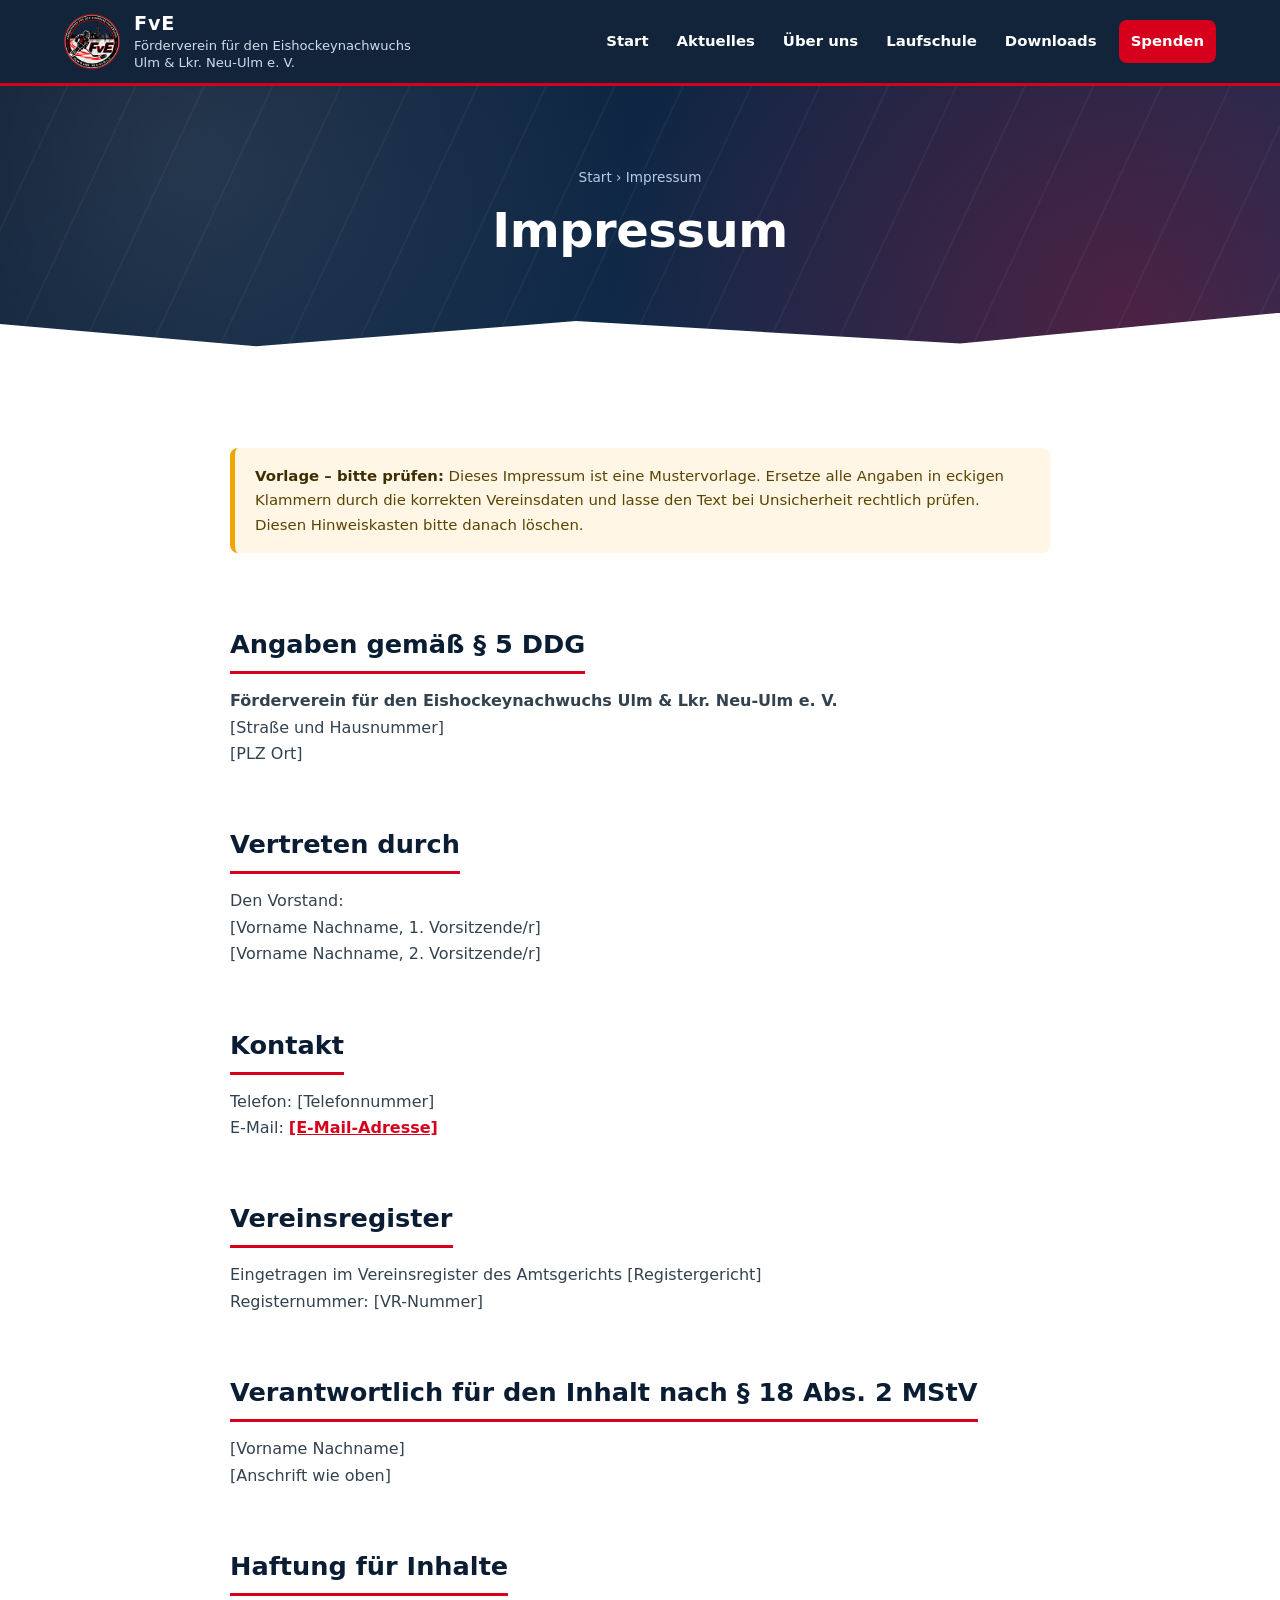
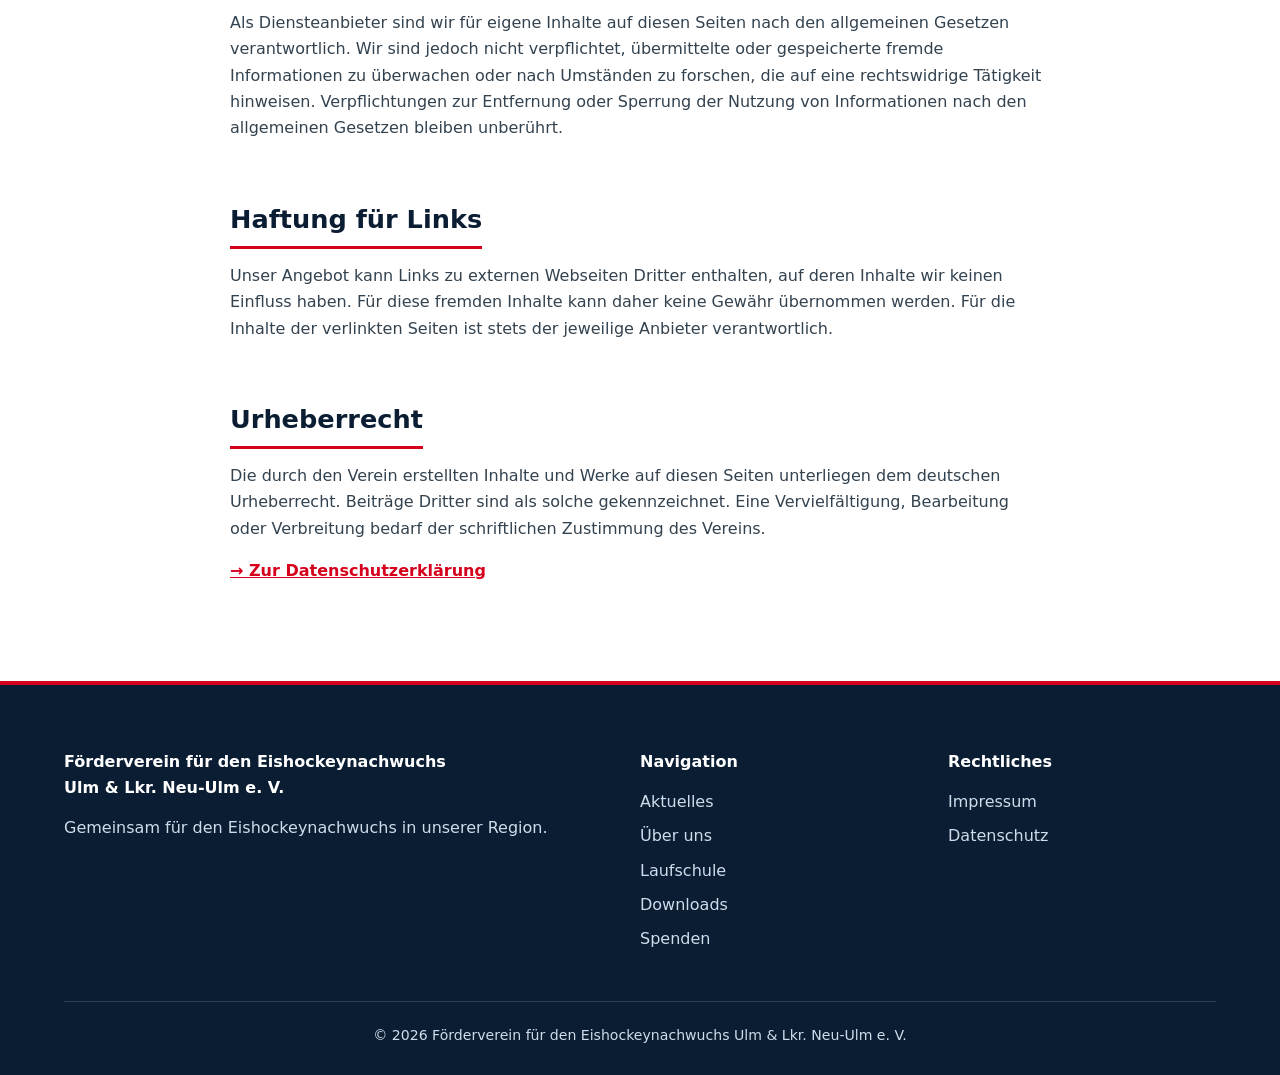
<file: impressum.html>
<!DOCTYPE html>
<html lang="de">
<head>
    <meta charset="UTF-8">
    <meta name="viewport" content="width=device-width, initial-scale=1.0">
    <title>Impressum – Förderverein für den Eishockeynachwuchs Ulm &amp; Lkr. Neu-Ulm e. V.</title>
    <meta name="robots" content="noindex">
    <meta name="theme-color" content="#0b1d33">
    <link rel="stylesheet" href="style.css">
</head>
<body>

<a class="skip-link" href="#inhalt">Zum Inhalt springen</a>

<header>
    <div class="container">
        <div class="topbar">
            <a href="index.html" class="logo" aria-label="Startseite Förderverein">
                <img class="logo-img" src="assets/images/logo.png" alt="Logo des Fördervereins" onerror="this.style.display='none'">
                <div class="logo-text">
                    <strong>FvE</strong>
                    Förderverein für den Eishockeynachwuchs<br>
                    Ulm &amp; Lkr. Neu-Ulm e. V.
                </div>
            </a>
            <button class="menu-toggle" id="menuToggle" aria-expanded="false" aria-controls="mainNav">☰ Menü</button>
            <nav id="mainNav" aria-label="Hauptnavigation">
                <ul>
                    <li><a href="index.html">Start</a></li>
                    <li><a href="aktuelles.html">Aktuelles</a></li>
                    <li><a href="ueber-uns.html">Über uns</a></li>
                    <li><a href="laufschule.html">Laufschule</a></li>
                    <li><a href="downloads.html">Downloads</a></li>
                    <li><a href="spenden.html" class="cta">Spenden</a></li>
                </ul>
            </nav>
        </div>
    </div>
</header>

<main id="inhalt">

    <section class="page-hero">
        <div class="container">
            <div class="breadcrumb"><a href="index.html">Start</a> › Impressum</div>
            <h1>Impressum</h1>
        </div>
    </section>

    <section>
        <div class="container">
            <div class="prose">

                <div class="notice">
                    <strong>Vorlage – bitte prüfen:</strong> Dieses Impressum ist eine Mustervorlage.
                    Ersetze alle Angaben in eckigen Klammern durch die korrekten Vereinsdaten und lasse
                    den Text bei Unsicherheit rechtlich prüfen. Diesen Hinweiskasten bitte danach löschen.
                </div>

                <h2>Angaben gemäß § 5 DDG</h2>
                <p>
                    <strong>Förderverein für den Eishockeynachwuchs Ulm &amp; Lkr. Neu-Ulm e. V.</strong><br>
                    [Straße und Hausnummer]<br>
                    [PLZ Ort]
                </p>

                <h2>Vertreten durch</h2>
                <p>
                    Den Vorstand:<br>
                    [Vorname Nachname, 1. Vorsitzende/r]<br>
                    [Vorname Nachname, 2. Vorsitzende/r]
                </p>

                <h2>Kontakt</h2>
                <p>
                    Telefon: [Telefonnummer]<br>
                    E-Mail: <a href="mailto:info@example.de">[E-Mail-Adresse]</a>
                </p>

                <h2>Vereinsregister</h2>
                <p>
                    Eingetragen im Vereinsregister des Amtsgerichts [Registergericht]<br>
                    Registernummer: [VR-Nummer]
                </p>

                <h2>Verantwortlich für den Inhalt nach § 18 Abs. 2 MStV</h2>
                <p>
                    [Vorname Nachname]<br>
                    [Anschrift wie oben]
                </p>

                <h2>Haftung für Inhalte</h2>
                <p>
                    Als Diensteanbieter sind wir für eigene Inhalte auf diesen Seiten nach den
                    allgemeinen Gesetzen verantwortlich. Wir sind jedoch nicht verpflichtet,
                    übermittelte oder gespeicherte fremde Informationen zu überwachen oder nach
                    Umständen zu forschen, die auf eine rechtswidrige Tätigkeit hinweisen.
                    Verpflichtungen zur Entfernung oder Sperrung der Nutzung von Informationen
                    nach den allgemeinen Gesetzen bleiben unberührt.
                </p>

                <h2>Haftung für Links</h2>
                <p>
                    Unser Angebot kann Links zu externen Webseiten Dritter enthalten, auf deren
                    Inhalte wir keinen Einfluss haben. Für diese fremden Inhalte kann daher keine
                    Gewähr übernommen werden. Für die Inhalte der verlinkten Seiten ist stets der
                    jeweilige Anbieter verantwortlich.
                </p>

                <h2>Urheberrecht</h2>
                <p>
                    Die durch den Verein erstellten Inhalte und Werke auf diesen Seiten unterliegen
                    dem deutschen Urheberrecht. Beiträge Dritter sind als solche gekennzeichnet.
                    Eine Vervielfältigung, Bearbeitung oder Verbreitung bedarf der schriftlichen
                    Zustimmung des Vereins.
                </p>

                <p><a href="datenschutz.html">→ Zur Datenschutzerklärung</a></p>
            </div>
        </div>
    </section>

</main>

<footer>
    <div class="container">
        <div class="footer-grid">
            <div>
                <h4>Förderverein für den Eishockeynachwuchs<br>Ulm &amp; Lkr. Neu-Ulm e. V.</h4>
                <p>Gemeinsam für den Eishockeynachwuchs in unserer Region.</p>
            </div>
            <div>
                <h4>Navigation</h4>
                <ul>
                    <li><a href="aktuelles.html">Aktuelles</a></li>
                    <li><a href="ueber-uns.html">Über uns</a></li>
                    <li><a href="laufschule.html">Laufschule</a></li>
                    <li><a href="downloads.html">Downloads</a></li>
                    <li><a href="spenden.html">Spenden</a></li>
                </ul>
            </div>
            <div>
                <h4>Rechtliches</h4>
                <ul>
                    <li><a href="impressum.html">Impressum</a></li>
                    <li><a href="datenschutz.html">Datenschutz</a></li>
                </ul>
            </div>
        </div>
        <div class="footer-bottom">
            © 2026 Förderverein für den Eishockeynachwuchs Ulm &amp; Lkr. Neu-Ulm e. V.
        </div>
    </div>
</footer>

<script src="script.js"></script>
</body>
</html>
</file>
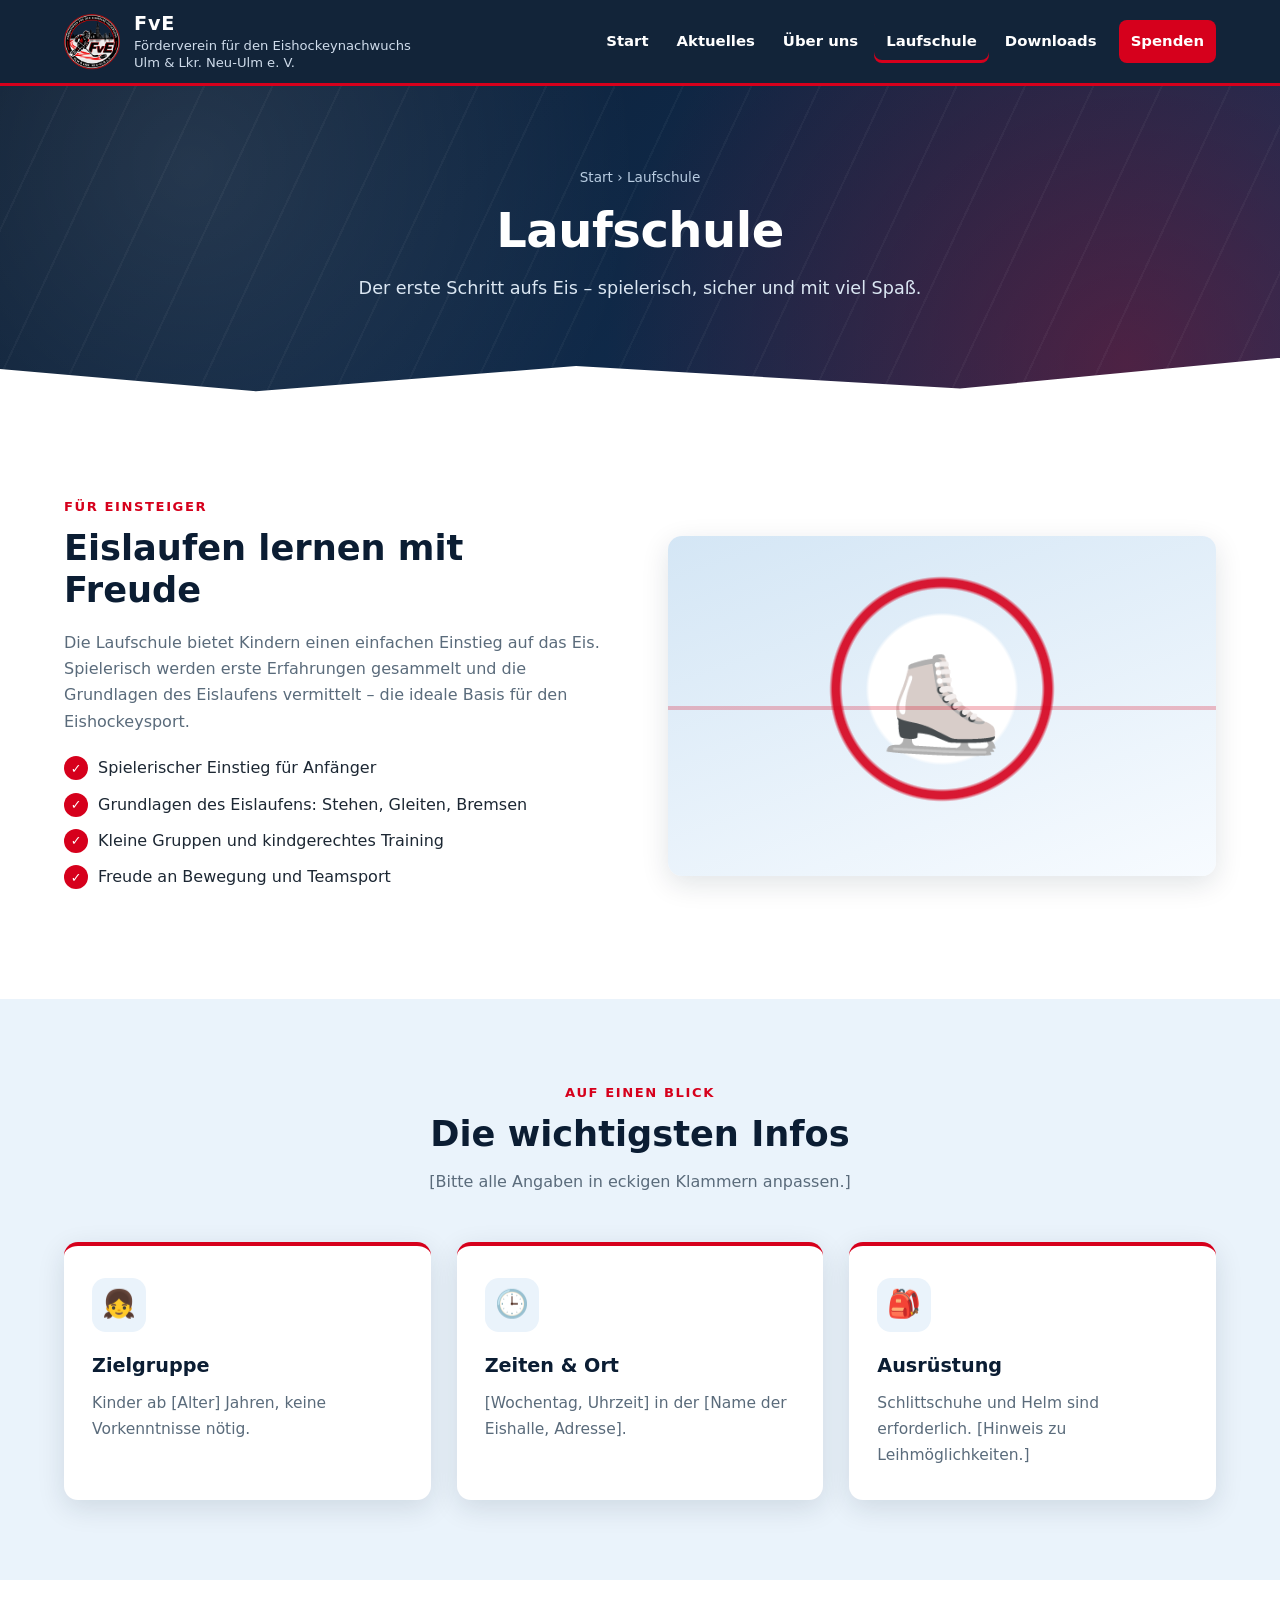
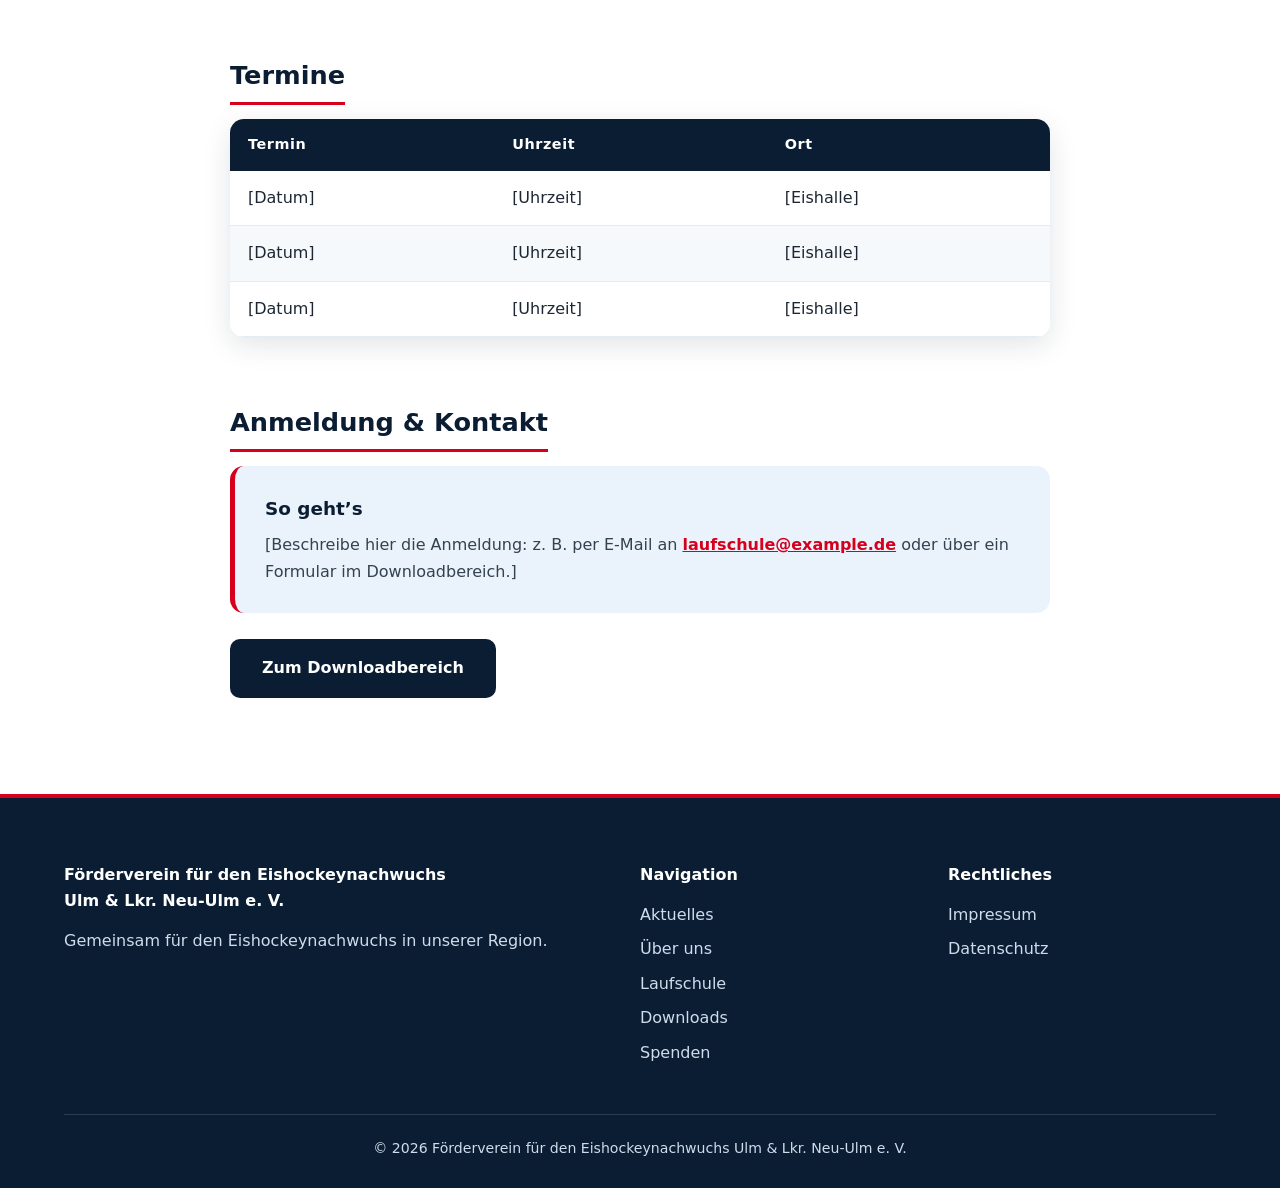
<file: laufschule.html>
<!DOCTYPE html>
<html lang="de">
<head>
    <meta charset="UTF-8">
    <meta name="viewport" content="width=device-width, initial-scale=1.0">
    <title>Laufschule – Förderverein für den Eishockeynachwuchs Ulm &amp; Lkr. Neu-Ulm e. V.</title>
    <meta name="description" content="Die Laufschule: spielerischer Einstieg ins Eislaufen für Kinder in Ulm und Neu-Ulm.">
    <meta name="theme-color" content="#0b1d33">
    <link rel="stylesheet" href="style.css">
</head>
<body>

<a class="skip-link" href="#inhalt">Zum Inhalt springen</a>

<header>
    <div class="container">
        <div class="topbar">
            <a href="index.html" class="logo" aria-label="Startseite Förderverein">
                <img class="logo-img" src="assets/images/logo.png" alt="Logo des Fördervereins" onerror="this.style.display='none'">
                <div class="logo-text">
                    <strong>FvE</strong>
                    Förderverein für den Eishockeynachwuchs<br>
                    Ulm &amp; Lkr. Neu-Ulm e. V.
                </div>
            </a>
            <button class="menu-toggle" id="menuToggle" aria-expanded="false" aria-controls="mainNav">☰ Menü</button>
            <nav id="mainNav" aria-label="Hauptnavigation">
                <ul>
                    <li><a href="index.html">Start</a></li>
                    <li><a href="aktuelles.html">Aktuelles</a></li>
                    <li><a href="ueber-uns.html">Über uns</a></li>
                    <li><a href="laufschule.html" class="active">Laufschule</a></li>
                    <li><a href="downloads.html">Downloads</a></li>
                    <li><a href="spenden.html" class="cta">Spenden</a></li>
                </ul>
            </nav>
        </div>
    </div>
</header>

<main id="inhalt">

    <section class="page-hero">
        <div class="container">
            <div class="breadcrumb"><a href="index.html">Start</a> › Laufschule</div>
            <h1>Laufschule</h1>
            <p>Der erste Schritt aufs Eis – spielerisch, sicher und mit viel Spaß.</p>
        </div>
    </section>

    <section>
        <div class="container split">
            <div>
                <span class="kicker">Für Einsteiger</span>
                <h2>Eislaufen lernen mit Freude</h2>
                <p>
                    Die Laufschule bietet Kindern einen einfachen Einstieg auf das Eis.
                    Spielerisch werden erste Erfahrungen gesammelt und die Grundlagen
                    des Eislaufens vermittelt – die ideale Basis für den Eishockeysport.
                </p>
                <ul class="checklist">
                    <li>Spielerischer Einstieg für Anfänger</li>
                    <li>Grundlagen des Eislaufens: Stehen, Gleiten, Bremsen</li>
                    <li>Kleine Gruppen und kindgerechtes Training</li>
                    <li>Freude an Bewegung und Teamsport</li>
                </ul>
            </div>
            <div class="visual" aria-hidden="true">⛸️</div>
        </div>
    </section>

    <section class="bg-ice">
        <div class="container">
            <div class="section-head">
                <span class="kicker">Auf einen Blick</span>
                <h2>Die wichtigsten Infos</h2>
                <p>[Bitte alle Angaben in eckigen Klammern anpassen.]</p>
            </div>
            <div class="cards">
                <article class="card">
                    <div class="icon" aria-hidden="true">👧</div>
                    <h3>Zielgruppe</h3>
                    <p>Kinder ab [Alter] Jahren, keine Vorkenntnisse nötig.</p>
                </article>
                <article class="card">
                    <div class="icon" aria-hidden="true">🕒</div>
                    <h3>Zeiten &amp; Ort</h3>
                    <p>[Wochentag, Uhrzeit] in der [Name der Eishalle, Adresse].</p>
                </article>
                <article class="card">
                    <div class="icon" aria-hidden="true">🎒</div>
                    <h3>Ausrüstung</h3>
                    <p>Schlittschuhe und Helm sind erforderlich. [Hinweis zu Leihmöglichkeiten.]</p>
                </article>
            </div>
        </div>
    </section>

    <section>
        <div class="container">
            <div class="prose">
                <h2>Termine</h2>
                <div class="table-wrap">
                    <table>
                        <thead>
                            <tr><th>Termin</th><th>Uhrzeit</th><th>Ort</th></tr>
                        </thead>
                        <tbody>
                            <tr><td>[Datum]</td><td>[Uhrzeit]</td><td>[Eishalle]</td></tr>
                            <tr><td>[Datum]</td><td>[Uhrzeit]</td><td>[Eishalle]</td></tr>
                            <tr><td>[Datum]</td><td>[Uhrzeit]</td><td>[Eishalle]</td></tr>
                        </tbody>
                    </table>
                </div>

                <h2>Anmeldung &amp; Kontakt</h2>
                <div class="info-box">
                    <h3>So geht’s</h3>
                    <p>
                        [Beschreibe hier die Anmeldung: z. B. per E-Mail an
                        <a href="mailto:laufschule@example.de">laufschule@example.de</a>
                        oder über ein Formular im Downloadbereich.]
                    </p>
                </div>
                <p><a class="btn btn-dark" href="downloads.html" style="color:#fff">Zum Downloadbereich</a></p>
            </div>
        </div>
    </section>

</main>

<footer>
    <div class="container">
        <div class="footer-grid">
            <div>
                <h4>Förderverein für den Eishockeynachwuchs<br>Ulm &amp; Lkr. Neu-Ulm e. V.</h4>
                <p>Gemeinsam für den Eishockeynachwuchs in unserer Region.</p>
            </div>
            <div>
                <h4>Navigation</h4>
                <ul>
                    <li><a href="aktuelles.html">Aktuelles</a></li>
                    <li><a href="ueber-uns.html">Über uns</a></li>
                    <li><a href="laufschule.html">Laufschule</a></li>
                    <li><a href="downloads.html">Downloads</a></li>
                    <li><a href="spenden.html">Spenden</a></li>
                </ul>
            </div>
            <div>
                <h4>Rechtliches</h4>
                <ul>
                    <li><a href="impressum.html">Impressum</a></li>
                    <li><a href="datenschutz.html">Datenschutz</a></li>
                </ul>
            </div>
        </div>
        <div class="footer-bottom">
            © 2026 Förderverein für den Eishockeynachwuchs Ulm &amp; Lkr. Neu-Ulm e. V.
        </div>
    </div>
</footer>

<script src="script.js"></script>
</body>
</html>
</file>
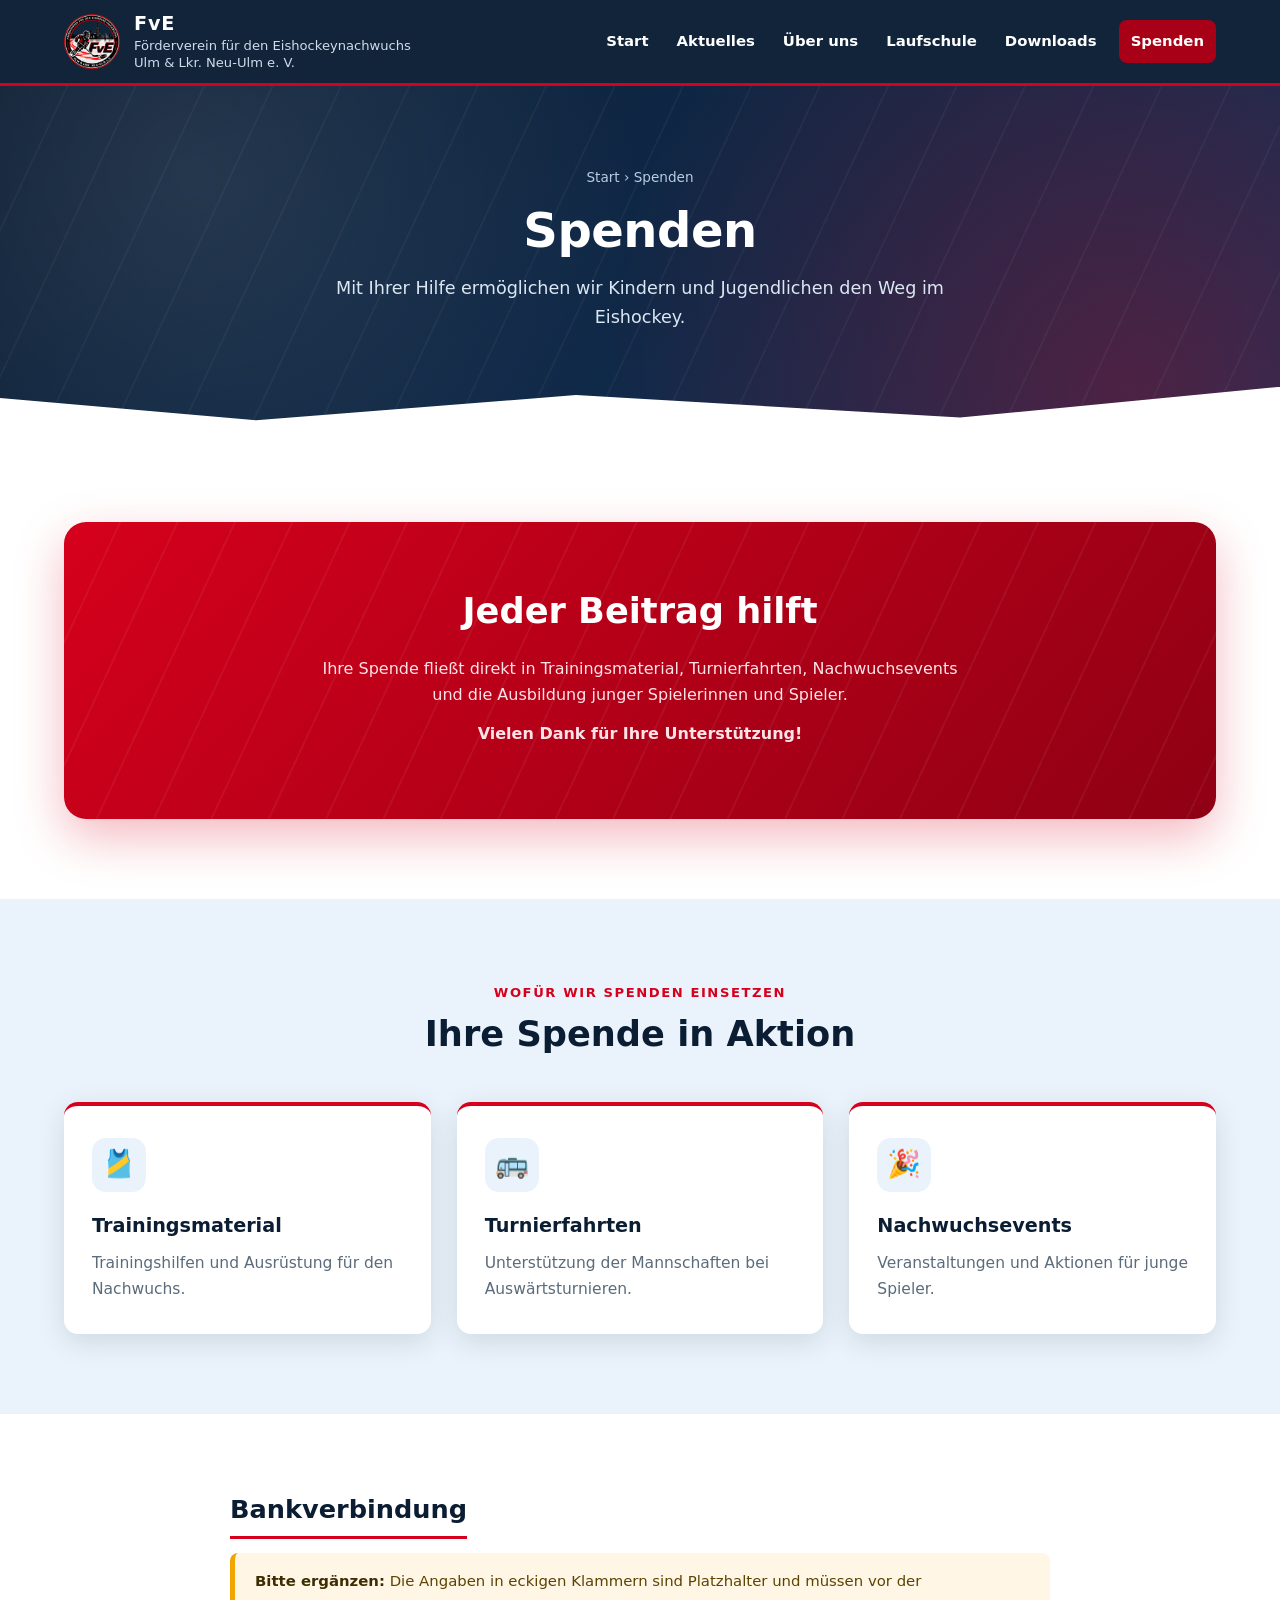
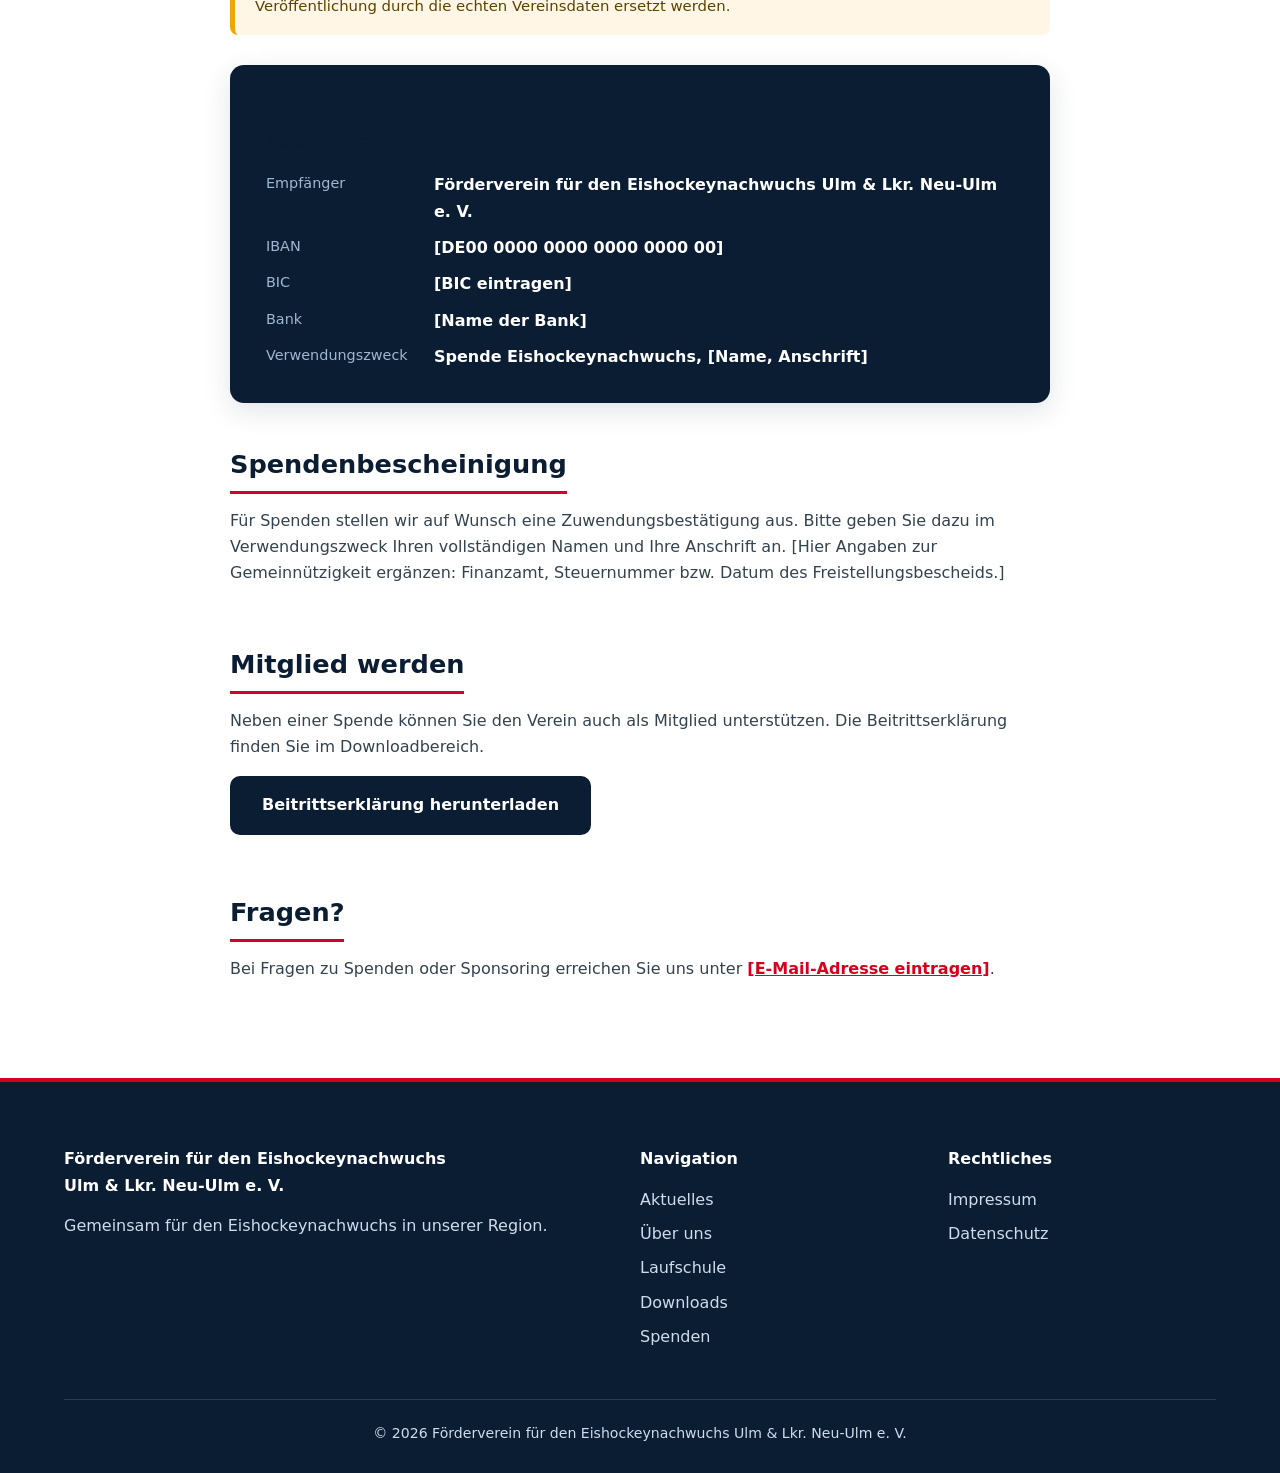
<file: spenden.html>
<!DOCTYPE html>
<html lang="de">
<head>
    <meta charset="UTF-8">
    <meta name="viewport" content="width=device-width, initial-scale=1.0">
    <title>Spenden – Förderverein für den Eishockeynachwuchs Ulm &amp; Lkr. Neu-Ulm e. V.</title>
    <meta name="description" content="Unterstützen Sie den Eishockeynachwuchs in Ulm und Neu-Ulm mit einer Spende.">
    <meta name="theme-color" content="#0b1d33">
    <link rel="stylesheet" href="style.css">
</head>
<body>

<a class="skip-link" href="#inhalt">Zum Inhalt springen</a>

<header>
    <div class="container">
        <div class="topbar">
            <a href="index.html" class="logo" aria-label="Startseite Förderverein">
                <img class="logo-img" src="assets/images/logo.png" alt="Logo des Fördervereins" onerror="this.style.display='none'">
                <div class="logo-text">
                    <strong>FvE</strong>
                    Förderverein für den Eishockeynachwuchs<br>
                    Ulm &amp; Lkr. Neu-Ulm e. V.
                </div>
            </a>
            <button class="menu-toggle" id="menuToggle" aria-expanded="false" aria-controls="mainNav">☰ Menü</button>
            <nav id="mainNav" aria-label="Hauptnavigation">
                <ul>
                    <li><a href="index.html">Start</a></li>
                    <li><a href="aktuelles.html">Aktuelles</a></li>
                    <li><a href="ueber-uns.html">Über uns</a></li>
                    <li><a href="laufschule.html">Laufschule</a></li>
                    <li><a href="downloads.html">Downloads</a></li>
                    <li><a href="spenden.html" class="cta active">Spenden</a></li>
                </ul>
            </nav>
        </div>
    </div>
</header>

<main id="inhalt">

    <section class="page-hero">
        <div class="container">
            <div class="breadcrumb"><a href="index.html">Start</a> › Spenden</div>
            <h1>Spenden</h1>
            <p>Mit Ihrer Hilfe ermöglichen wir Kindern und Jugendlichen den Weg im Eishockey.</p>
        </div>
    </section>

    <section>
        <div class="container">
            <div class="donate">
                <h2>Jeder Beitrag hilft</h2>
                <p>
                    Ihre Spende fließt direkt in Trainingsmaterial, Turnierfahrten,
                    Nachwuchsevents und die Ausbildung junger Spielerinnen und Spieler.
                </p>
                <p><strong>Vielen Dank für Ihre Unterstützung!</strong></p>
            </div>
        </div>
    </section>

    <section class="bg-ice">
        <div class="container">
            <div class="section-head">
                <span class="kicker">Wofür wir Spenden einsetzen</span>
                <h2>Ihre Spende in Aktion</h2>
            </div>
            <div class="cards">
                <article class="card">
                    <div class="icon" aria-hidden="true">🎽</div>
                    <h3>Trainingsmaterial</h3>
                    <p>Trainingshilfen und Ausrüstung für den Nachwuchs.</p>
                </article>
                <article class="card">
                    <div class="icon" aria-hidden="true">🚌</div>
                    <h3>Turnierfahrten</h3>
                    <p>Unterstützung der Mannschaften bei Auswärtsturnieren.</p>
                </article>
                <article class="card">
                    <div class="icon" aria-hidden="true">🎉</div>
                    <h3>Nachwuchsevents</h3>
                    <p>Veranstaltungen und Aktionen für junge Spieler.</p>
                </article>
            </div>
        </div>
    </section>

    <section>
        <div class="container">
            <div class="prose">

                <h2>Bankverbindung</h2>
                <div class="notice">
                    <strong>Bitte ergänzen:</strong> Die Angaben in eckigen Klammern sind Platzhalter
                    und müssen vor der Veröffentlichung durch die echten Vereinsdaten ersetzt werden.
                </div>

                <div class="bank">
                    <h3>Spendenkonto</h3>
                    <dl>
                        <dt>Empfänger</dt>
                        <dd>Förderverein für den Eishockeynachwuchs Ulm &amp; Lkr. Neu-Ulm e. V.</dd>
                        <dt>IBAN</dt>
                        <dd>[DE00 0000 0000 0000 0000 00]</dd>
                        <dt>BIC</dt>
                        <dd>[BIC eintragen]</dd>
                        <dt>Bank</dt>
                        <dd>[Name der Bank]</dd>
                        <dt>Verwendungszweck</dt>
                        <dd>Spende Eishockeynachwuchs, [Name, Anschrift]</dd>
                    </dl>
                </div>

                <h2>Spendenbescheinigung</h2>
                <p>
                    Für Spenden stellen wir auf Wunsch eine Zuwendungsbestätigung aus.
                    Bitte geben Sie dazu im Verwendungszweck Ihren vollständigen Namen
                    und Ihre Anschrift an. [Hier Angaben zur Gemeinnützigkeit ergänzen:
                    Finanzamt, Steuernummer bzw. Datum des Freistellungsbescheids.]
                </p>

                <h2>Mitglied werden</h2>
                <p>
                    Neben einer Spende können Sie den Verein auch als Mitglied unterstützen.
                    Die Beitrittserklärung finden Sie im Downloadbereich.
                </p>
                <p>
                    <a class="btn btn-dark" href="downloads.html" style="color:#fff">Beitrittserklärung herunterladen</a>
                </p>

                <h2>Fragen?</h2>
                <p>
                    Bei Fragen zu Spenden oder Sponsoring erreichen Sie uns unter
                    <a href="mailto:info@example.de">[E-Mail-Adresse eintragen]</a>.
                </p>
            </div>
        </div>
    </section>

</main>

<footer>
    <div class="container">
        <div class="footer-grid">
            <div>
                <h4>Förderverein für den Eishockeynachwuchs<br>Ulm &amp; Lkr. Neu-Ulm e. V.</h4>
                <p>Gemeinsam für den Eishockeynachwuchs in unserer Region.</p>
            </div>
            <div>
                <h4>Navigation</h4>
                <ul>
                    <li><a href="aktuelles.html">Aktuelles</a></li>
                    <li><a href="ueber-uns.html">Über uns</a></li>
                    <li><a href="laufschule.html">Laufschule</a></li>
                    <li><a href="downloads.html">Downloads</a></li>
                    <li><a href="spenden.html">Spenden</a></li>
                </ul>
            </div>
            <div>
                <h4>Rechtliches</h4>
                <ul>
                    <li><a href="impressum.html">Impressum</a></li>
                    <li><a href="datenschutz.html">Datenschutz</a></li>
                </ul>
            </div>
        </div>
        <div class="footer-bottom">
            © 2026 Förderverein für den Eishockeynachwuchs Ulm &amp; Lkr. Neu-Ulm e. V.
        </div>
    </div>
</footer>

<script src="script.js"></script>
</body>
</html>
</file>
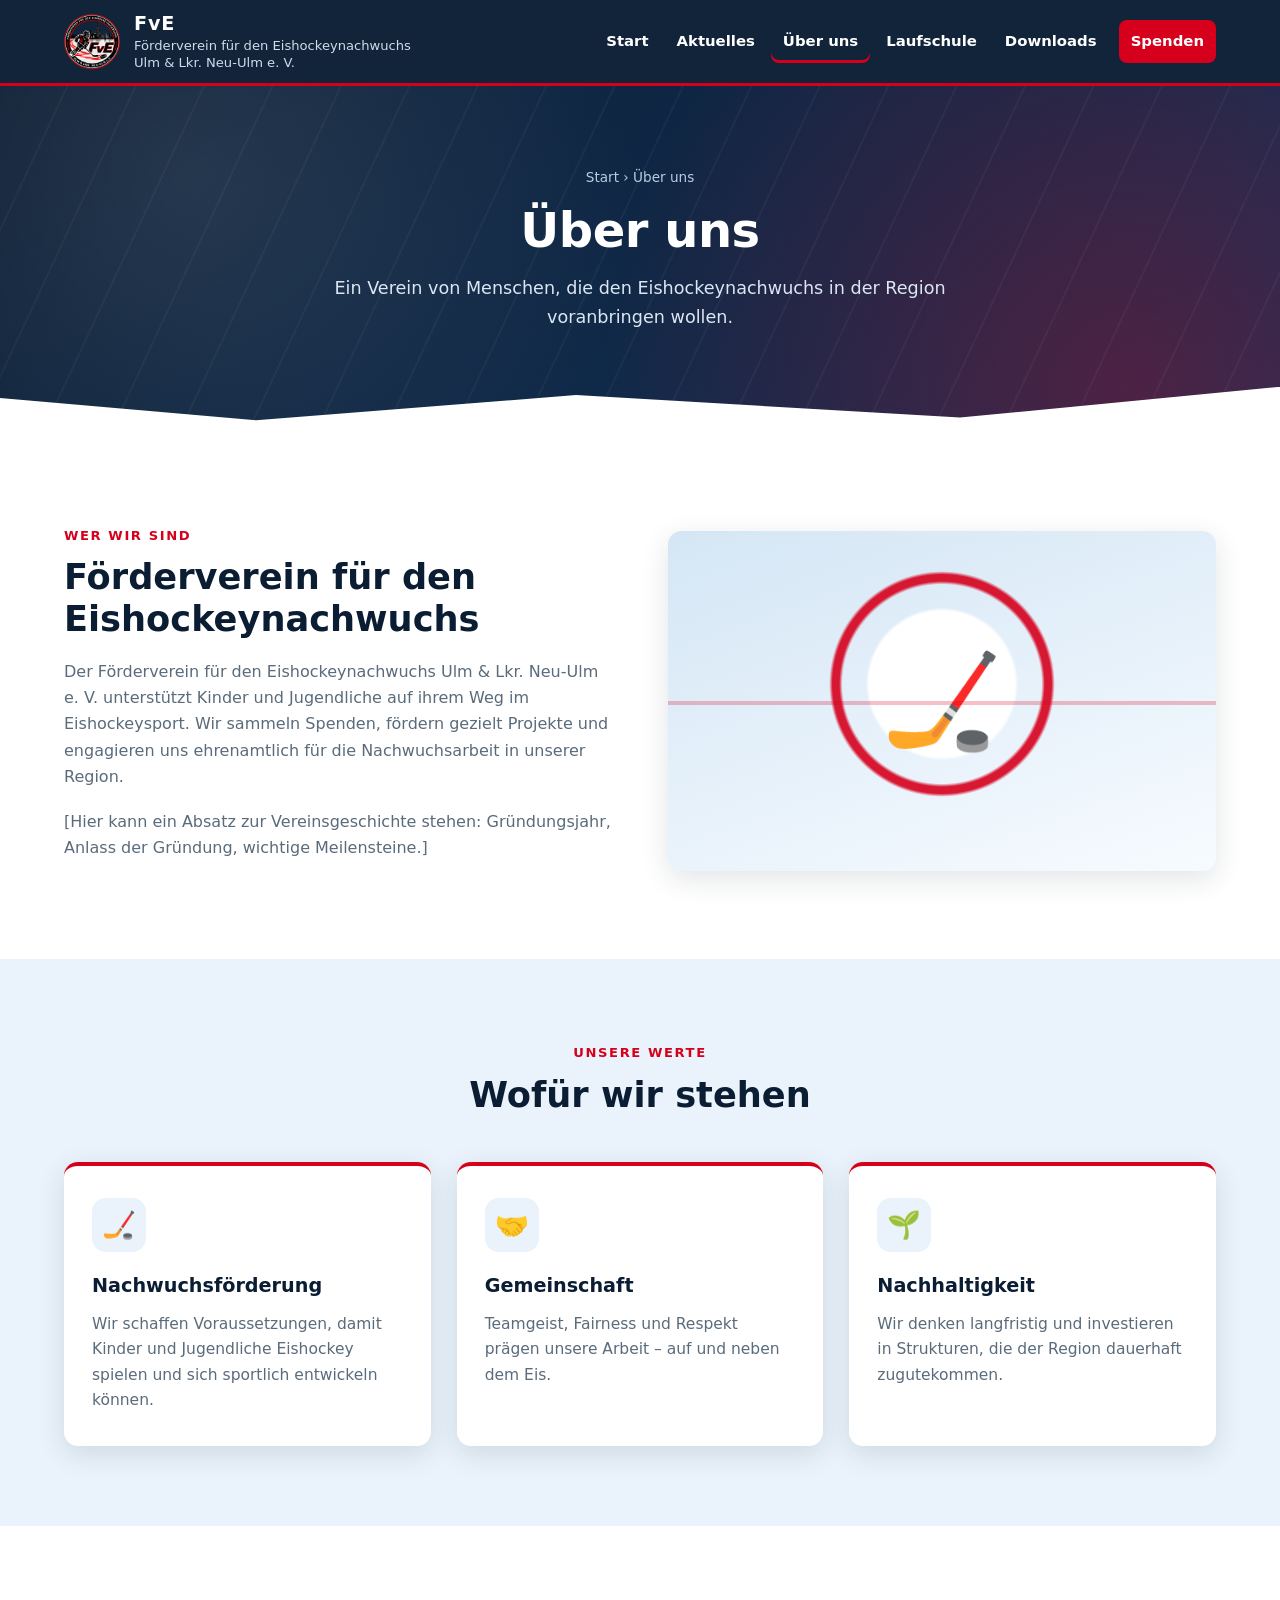
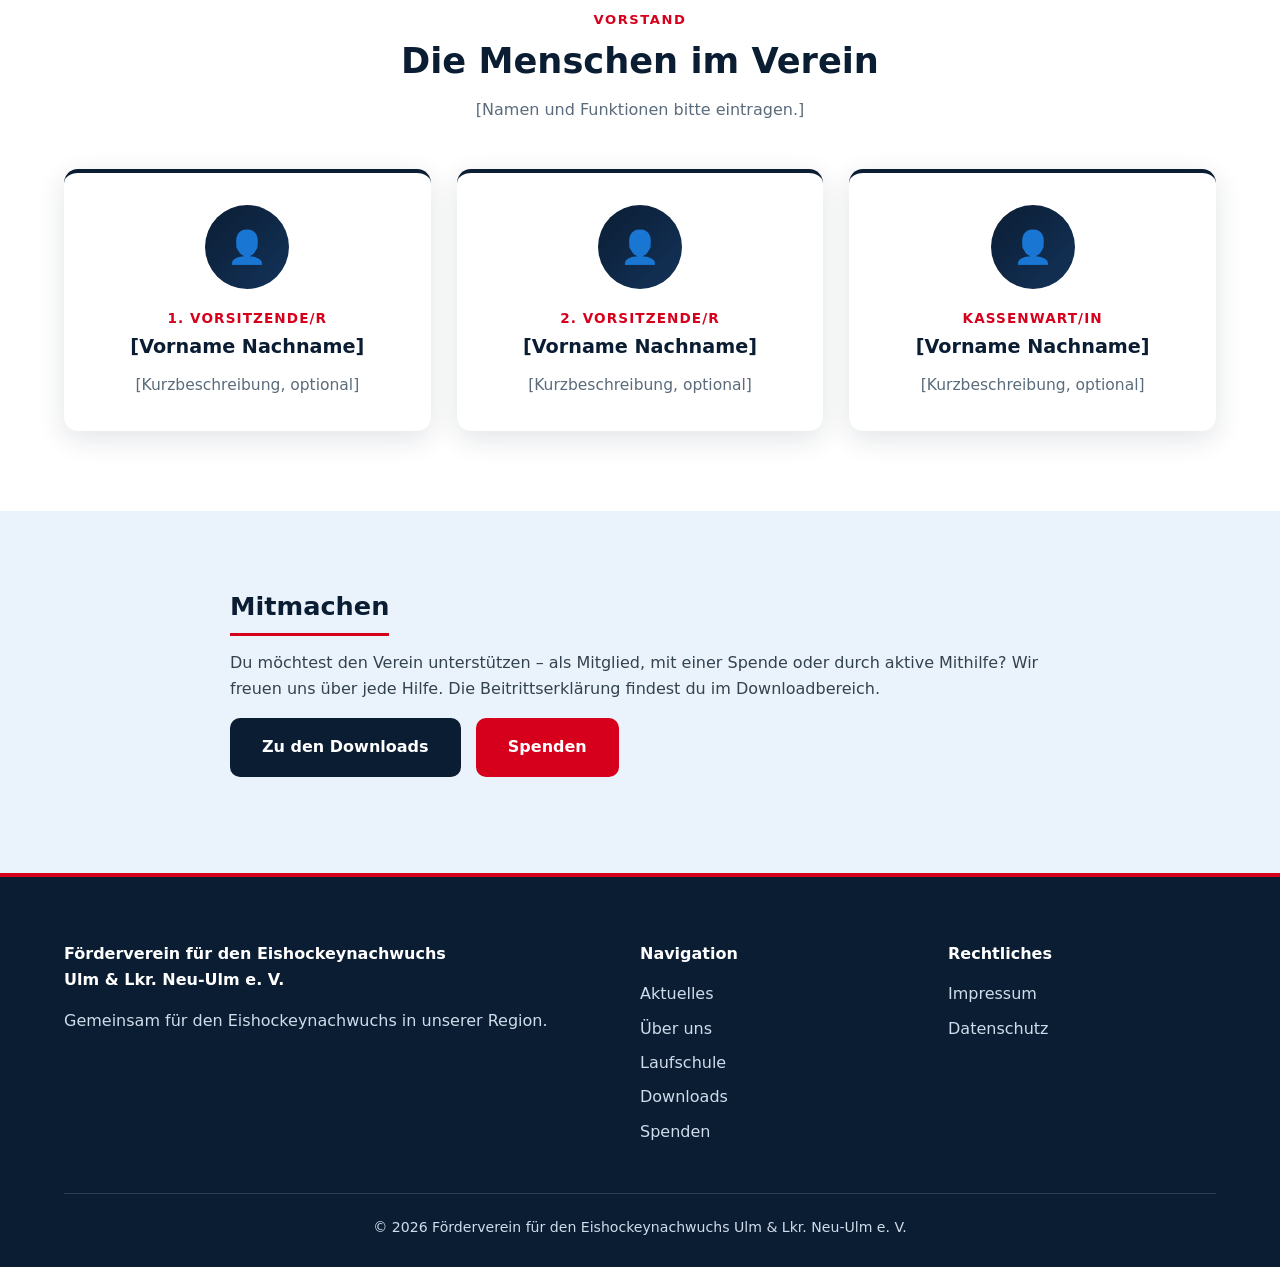
<file: ueber-uns.html>
<!DOCTYPE html>
<html lang="de">
<head>
    <meta charset="UTF-8">
    <meta name="viewport" content="width=device-width, initial-scale=1.0">
    <title>Über uns – Förderverein für den Eishockeynachwuchs Ulm &amp; Lkr. Neu-Ulm e. V.</title>
    <meta name="description" content="Wer wir sind, was wir tun und wofür wir uns einsetzen: der Förderverein für den Eishockeynachwuchs Ulm &amp; Lkr. Neu-Ulm e. V.">
    <meta name="theme-color" content="#0b1d33">
    <link rel="stylesheet" href="style.css">
</head>
<body>

<a class="skip-link" href="#inhalt">Zum Inhalt springen</a>

<header>
    <div class="container">
        <div class="topbar">
            <a href="index.html" class="logo" aria-label="Startseite Förderverein">
                <img class="logo-img" src="assets/images/logo.png" alt="Logo des Fördervereins" onerror="this.style.display='none'">
                <div class="logo-text">
                    <strong>FvE</strong>
                    Förderverein für den Eishockeynachwuchs<br>
                    Ulm &amp; Lkr. Neu-Ulm e. V.
                </div>
            </a>
            <button class="menu-toggle" id="menuToggle" aria-expanded="false" aria-controls="mainNav">☰ Menü</button>
            <nav id="mainNav" aria-label="Hauptnavigation">
                <ul>
                    <li><a href="index.html">Start</a></li>
                    <li><a href="aktuelles.html">Aktuelles</a></li>
                    <li><a href="ueber-uns.html" class="active">Über uns</a></li>
                    <li><a href="laufschule.html">Laufschule</a></li>
                    <li><a href="downloads.html">Downloads</a></li>
                    <li><a href="spenden.html" class="cta">Spenden</a></li>
                </ul>
            </nav>
        </div>
    </div>
</header>

<main id="inhalt">

    <section class="page-hero">
        <div class="container">
            <div class="breadcrumb"><a href="index.html">Start</a> › Über uns</div>
            <h1>Über uns</h1>
            <p>Ein Verein von Menschen, die den Eishockeynachwuchs in der Region voranbringen wollen.</p>
        </div>
    </section>

    <section>
        <div class="container split">
            <div>
                <span class="kicker">Wer wir sind</span>
                <h2>Förderverein für den Eishockeynachwuchs</h2>
                <p>
                    Der Förderverein für den Eishockeynachwuchs Ulm &amp; Lkr. Neu-Ulm e. V.
                    unterstützt Kinder und Jugendliche auf ihrem Weg im Eishockeysport.
                    Wir sammeln Spenden, fördern gezielt Projekte und engagieren uns
                    ehrenamtlich für die Nachwuchsarbeit in unserer Region.
                </p>
                <p>
                    [Hier kann ein Absatz zur Vereinsgeschichte stehen: Gründungsjahr,
                    Anlass der Gründung, wichtige Meilensteine.]
                </p>
            </div>
            <div class="visual" aria-hidden="true">🏒</div>
        </div>
    </section>

    <section class="bg-ice">
        <div class="container">
            <div class="section-head">
                <span class="kicker">Unsere Werte</span>
                <h2>Wofür wir stehen</h2>
            </div>
            <div class="cards">
                <article class="card">
                    <div class="icon" aria-hidden="true">🏒</div>
                    <h3>Nachwuchsförderung</h3>
                    <p>Wir schaffen Voraussetzungen, damit Kinder und Jugendliche Eishockey spielen und sich sportlich entwickeln können.</p>
                </article>
                <article class="card">
                    <div class="icon" aria-hidden="true">🤝</div>
                    <h3>Gemeinschaft</h3>
                    <p>Teamgeist, Fairness und Respekt prägen unsere Arbeit – auf und neben dem Eis.</p>
                </article>
                <article class="card">
                    <div class="icon" aria-hidden="true">🌱</div>
                    <h3>Nachhaltigkeit</h3>
                    <p>Wir denken langfristig und investieren in Strukturen, die der Region dauerhaft zugutekommen.</p>
                </article>
            </div>
        </div>
    </section>

    <section>
        <div class="container team">
            <div class="section-head">
                <span class="kicker">Vorstand</span>
                <h2>Die Menschen im Verein</h2>
                <p>[Namen und Funktionen bitte eintragen.]</p>
            </div>
            <div class="cards">
                <article class="card">
                    <div class="avatar" aria-hidden="true">👤</div>
                    <span class="role">1. Vorsitzende/r</span>
                    <h3>[Vorname Nachname]</h3>
                    <p>[Kurzbeschreibung, optional]</p>
                </article>
                <article class="card">
                    <div class="avatar" aria-hidden="true">👤</div>
                    <span class="role">2. Vorsitzende/r</span>
                    <h3>[Vorname Nachname]</h3>
                    <p>[Kurzbeschreibung, optional]</p>
                </article>
                <article class="card">
                    <div class="avatar" aria-hidden="true">👤</div>
                    <span class="role">Kassenwart/in</span>
                    <h3>[Vorname Nachname]</h3>
                    <p>[Kurzbeschreibung, optional]</p>
                </article>
            </div>
        </div>
    </section>

    <section class="bg-ice">
        <div class="container">
            <div class="prose">
                <h2>Mitmachen</h2>
                <p>
                    Du möchtest den Verein unterstützen – als Mitglied, mit einer Spende oder
                    durch aktive Mithilfe? Wir freuen uns über jede Hilfe. Die Beitrittserklärung
                    findest du im Downloadbereich.
                </p>
                <p>
                    <a class="btn btn-dark" href="downloads.html" style="color:#fff">Zu den Downloads</a>
                    &nbsp;
                    <a class="btn" href="spenden.html" style="color:#fff">Spenden</a>
                </p>
            </div>
        </div>
    </section>

</main>

<footer>
    <div class="container">
        <div class="footer-grid">
            <div>
                <h4>Förderverein für den Eishockeynachwuchs<br>Ulm &amp; Lkr. Neu-Ulm e. V.</h4>
                <p>Gemeinsam für den Eishockeynachwuchs in unserer Region.</p>
            </div>
            <div>
                <h4>Navigation</h4>
                <ul>
                    <li><a href="aktuelles.html">Aktuelles</a></li>
                    <li><a href="ueber-uns.html">Über uns</a></li>
                    <li><a href="laufschule.html">Laufschule</a></li>
                    <li><a href="downloads.html">Downloads</a></li>
                    <li><a href="spenden.html">Spenden</a></li>
                </ul>
            </div>
            <div>
                <h4>Rechtliches</h4>
                <ul>
                    <li><a href="impressum.html">Impressum</a></li>
                    <li><a href="datenschutz.html">Datenschutz</a></li>
                </ul>
            </div>
        </div>
        <div class="footer-bottom">
            © 2026 Förderverein für den Eishockeynachwuchs Ulm &amp; Lkr. Neu-Ulm e. V.
        </div>
    </div>
</footer>

<script src="script.js"></script>
</body>
</html>
</file>
<file: style.css>
/* =========================================================
   Förderverein für den Eishockeynachwuchs – gemeinsames Stylesheet
   ========================================================= */
:root{
    --navy:#0b1d33;
    --navy-2:#13335a;
    --red:#d6001c;
    --red-dark:#a80016;
    --ice:#eaf3fb;
    --ice-2:#d4e6f5;
    --text:#1c2733;
    --muted:#5a6b7b;
    --white:#fff;
    --radius:14px;
    --shadow:0 8px 28px rgba(11,29,51,.12);
}

*{margin:0;padding:0;box-sizing:border-box}
html{scroll-behavior:smooth}

body{
    font-family:system-ui,-apple-system,"Segoe UI",Roboto,Helvetica,Arial,sans-serif;
    line-height:1.65;color:var(--text);background:var(--white);
}
img{max-width:100%;display:block}
a{color:inherit}

.container{width:90%;max-width:1180px;margin:0 auto}

.skip-link{position:absolute;left:-999px;top:0;background:var(--red);color:#fff;padding:10px 16px;z-index:1000}
.skip-link:focus{left:10px;top:10px}

/* ---------- Header ---------- */
header{
    position:sticky;top:0;z-index:100;
    background:rgba(11,29,51,.97);backdrop-filter:blur(8px);
    border-bottom:3px solid var(--red);
}
.topbar{display:flex;justify-content:space-between;align-items:center;padding:12px 0;gap:20px}
.logo{display:flex;align-items:center;gap:14px;text-decoration:none;color:#fff}
.logo-img{height:56px;width:auto}
.logo-text{font-size:.82rem;line-height:1.3;color:#cfdceb}
.logo-text strong{display:block;font-size:1.2rem;color:#fff;letter-spacing:.04em}

nav ul{display:flex;list-style:none;gap:4px;align-items:center}
nav a{color:#fff;text-decoration:none;font-weight:600;font-size:.93rem;padding:9px 12px;border-radius:8px;transition:.2s;display:block}
nav a:hover,nav a:focus-visible{background:rgba(255,255,255,.12)}
nav a.active{box-shadow:inset 0 -3px 0 var(--red)}
nav a.cta{background:var(--red);margin-left:6px}
nav a.cta:hover{background:var(--red-dark)}
nav a.cta.active{box-shadow:none;background:var(--red-dark)}

.menu-toggle{display:none;background:none;border:2px solid #fff;color:#fff;border-radius:8px;padding:8px 12px;font-size:1rem;cursor:pointer;font-weight:700}

/* ---------- Buttons ---------- */
.btn{
    display:inline-block;background:var(--red);color:#fff;padding:14px 30px;border-radius:10px;
    text-decoration:none;font-weight:700;transition:.2s;border:2px solid var(--red);cursor:pointer;font-size:1rem;
}
.btn:hover{background:var(--red-dark);border-color:var(--red-dark);transform:translateY(-2px)}
.btn-outline{background:transparent;border-color:#fff}
.btn-outline:hover{background:#fff;color:var(--navy);border-color:#fff}
.btn-dark{background:var(--navy);border-color:var(--navy)}
.btn-dark:hover{background:var(--navy-2);border-color:var(--navy-2)}
.btn-small{padding:9px 20px;font-size:.9rem}

/* ---------- Seiten-Hero (Unterseiten) ---------- */
.page-hero{
    position:relative;overflow:hidden;color:#fff;text-align:center;
    padding:80px 20px 110px;
    background:
        radial-gradient(circle at 15% 25%,rgba(255,255,255,.10),transparent 40%),
        radial-gradient(circle at 88% 85%,rgba(214,0,28,.30),transparent 45%),
        linear-gradient(135deg,var(--navy) 0%,var(--navy-2) 100%);
}
.page-hero::before{
    content:"";position:absolute;inset:0;
    background:repeating-linear-gradient(115deg,transparent 0 60px,rgba(255,255,255,.035) 60px 62px);
    pointer-events:none;
}
.page-hero::after{
    content:"";position:absolute;left:0;right:0;bottom:-1px;height:56px;background:var(--white);
    clip-path:polygon(0 100%,100% 100%,100% 0,75% 55%,45% 15%,20% 60%,0 20%);
}
.page-hero .container{position:relative;z-index:1}
.breadcrumb{font-size:.85rem;color:#b9cde2;margin-bottom:14px}
.breadcrumb a{text-decoration:none}
.breadcrumb a:hover{text-decoration:underline;color:#fff}
.page-hero h1{font-size:clamp(2rem,4.5vw,3rem);line-height:1.15;letter-spacing:-.01em}
.page-hero p{max-width:700px;margin:16px auto 0;color:#dbe7f3;font-size:1.1rem}

/* ---------- Sections ---------- */
section{padding:80px 0}
.bg-ice{background:var(--ice)}

.section-head{text-align:center;max-width:720px;margin:0 auto 46px}
.kicker{color:var(--red);font-weight:700;text-transform:uppercase;letter-spacing:.12em;font-size:.82rem}
.section-head h2{font-size:clamp(1.6rem,3.3vw,2.2rem);color:var(--navy);margin:8px 0 14px;line-height:1.2}
.section-head p{color:var(--muted)}

.cards{display:grid;grid-template-columns:repeat(auto-fit,minmax(270px,1fr));gap:26px}
.card{background:#fff;padding:32px 28px;border-radius:var(--radius);box-shadow:var(--shadow);border-top:4px solid var(--red);transition:.25s}
.card:hover{transform:translateY(-6px)}
.card .icon{width:54px;height:54px;border-radius:14px;background:var(--ice);display:flex;align-items:center;justify-content:center;font-size:1.7rem;margin-bottom:18px}
.card h3{color:var(--navy);margin-bottom:10px;font-size:1.2rem}
.card p{color:var(--muted);font-size:.97rem}

/* ---------- Split ---------- */
.split{display:grid;grid-template-columns:1fr 1fr;gap:56px;align-items:center}
.split h2{font-size:clamp(1.6rem,3.3vw,2.2rem);color:var(--navy);margin:8px 0 18px;line-height:1.2}
.split p{color:var(--muted);margin-bottom:18px}
.checklist{list-style:none;margin:20px 0 28px}
.checklist li{padding-left:34px;position:relative;margin-bottom:10px;font-weight:500}
.checklist li::before{
    content:"✓";position:absolute;left:0;top:1px;width:24px;height:24px;border-radius:50%;
    background:var(--red);color:#fff;font-size:.8rem;display:flex;align-items:center;justify-content:center;
}
.visual{
    min-height:340px;border-radius:var(--radius);box-shadow:var(--shadow);
    background:
        radial-gradient(circle at 50% 45%,#fff 0 22%,transparent 23%),
        radial-gradient(circle at 50% 45%,transparent 0 30%,rgba(214,0,28,.9) 31% 33%,transparent 34%),
        linear-gradient(160deg,var(--ice-2),#f7fbff);
    display:flex;align-items:center;justify-content:center;font-size:6rem;position:relative;overflow:hidden;
}
.visual::after{content:"";position:absolute;left:0;right:0;top:50%;height:4px;background:rgba(214,0,28,.25)}

/* ---------- Fließtext-Seiten ---------- */
.prose{max-width:820px;margin:0 auto}
.prose h2{color:var(--navy);font-size:1.6rem;margin:46px 0 14px;line-height:1.25;padding-bottom:10px;border-bottom:3px solid var(--red);display:inline-block}
.prose h2:first-child{margin-top:0}
.prose h3{color:var(--navy);font-size:1.15rem;margin:28px 0 8px}
.prose p{margin-bottom:16px;color:#33424f}
.prose ul,.prose ol{margin:0 0 18px 24px;color:#33424f}
.prose li{margin-bottom:6px}
.prose a{color:var(--red);font-weight:600}
.prose a:hover{color:var(--red-dark)}

.notice{
    background:#fff6e5;border-left:5px solid #f0a500;padding:16px 20px;border-radius:8px;
    margin:0 0 30px;font-size:.93rem;color:#5b4300;
}
.notice strong{color:#3d2d00}

/* ---------- Info-Box / Tabelle ---------- */
.info-box{background:var(--ice);border-radius:var(--radius);padding:28px 30px;margin:0 0 26px;border-left:5px solid var(--red)}
.info-box h3{margin-top:0!important}
.info-box p:last-child{margin-bottom:0}

.table-wrap{overflow-x:auto;margin:0 0 24px;border-radius:var(--radius);box-shadow:var(--shadow)}
table{width:100%;border-collapse:collapse;background:#fff;min-width:480px}
th,td{padding:14px 18px;text-align:left}
th{background:var(--navy);color:#fff;font-size:.9rem;letter-spacing:.04em}
tr:nth-child(even) td{background:#f5f9fc}
td{border-bottom:1px solid #e3ecf4}

/* ---------- Team ---------- */
.team .card{text-align:center;border-top-color:var(--navy)}
.avatar{
    width:84px;height:84px;border-radius:50%;margin:0 auto 16px;
    background:linear-gradient(135deg,var(--navy),var(--navy-2));
    color:#fff;font-size:2rem;display:flex;align-items:center;justify-content:center;
}
.role{color:var(--red);font-weight:700;font-size:.85rem;text-transform:uppercase;letter-spacing:.08em}

/* ---------- Aktuelles ---------- */
.news-card{background:#fff;border-radius:var(--radius);box-shadow:var(--shadow);overflow:hidden;display:flex;flex-direction:column;transition:.25s}
.news-card:hover{transform:translateY(-6px)}
.news-thumb{height:150px;background:linear-gradient(135deg,var(--navy),var(--navy-2));display:flex;align-items:center;justify-content:center;font-size:3rem;color:#fff}
.news-body{padding:24px 26px 28px;display:flex;flex-direction:column;flex:1}
.news-date{font-size:.8rem;color:var(--red);font-weight:700;text-transform:uppercase;letter-spacing:.08em}
.news-body h3{color:var(--navy);margin:8px 0 10px;font-size:1.15rem}
.news-body p{color:var(--muted);font-size:.95rem;margin-bottom:16px}
.news-body a{margin-top:auto;font-weight:700;color:var(--red);text-decoration:none}
.news-body a:hover{text-decoration:underline}

.article{background:#fff;border-radius:var(--radius);box-shadow:var(--shadow);padding:34px 38px;margin-bottom:26px;border-left:6px solid var(--red)}
.article h3{color:var(--navy);margin:6px 0 12px;font-size:1.3rem}
.article p{color:#33424f;margin-bottom:12px}

/* ---------- Downloads ---------- */
.download-list{display:grid;gap:16px;max-width:860px;margin:0 auto}
.download-item{
    display:flex;align-items:center;gap:20px;background:#fff;border-radius:var(--radius);
    box-shadow:var(--shadow);padding:22px 26px;border-left:6px solid var(--red);flex-wrap:wrap;
}
.file-icon{
    width:52px;height:52px;border-radius:12px;background:var(--ice);flex-shrink:0;
    display:flex;align-items:center;justify-content:center;font-size:1.6rem;
}
.download-item .meta{flex:1;min-width:200px}
.download-item h3{color:var(--navy);font-size:1.1rem;margin-bottom:2px}
.download-item p{color:var(--muted);font-size:.9rem}

/* ---------- Spenden ---------- */
.donate{
    background:linear-gradient(135deg,var(--red) 0%,#8f0014 100%);color:#fff;border-radius:22px;
    padding:60px 40px;text-align:center;box-shadow:0 18px 50px rgba(214,0,28,.28);position:relative;overflow:hidden;
}
.donate::before{content:"";position:absolute;inset:0;background:repeating-linear-gradient(115deg,transparent 0 50px,rgba(255,255,255,.05) 50px 52px)}
.donate>*{position:relative}
.donate h2{font-size:clamp(1.6rem,3.3vw,2.2rem);margin-bottom:16px}
.donate p{max-width:640px;margin:0 auto 12px;color:#ffe3e7}
.donate .btn{background:#fff;color:var(--red);border-color:#fff;margin-top:22px}
.donate .btn:hover{background:var(--navy);color:#fff;border-color:var(--navy)}

.bank{
    background:var(--navy);color:#fff;border-radius:var(--radius);padding:32px 36px;box-shadow:var(--shadow);
}
.bank h3{margin-bottom:16px;font-size:1.2rem}
.bank dl{display:grid;grid-template-columns:150px 1fr;gap:10px 18px}
.bank dt{color:#9fb7d1;font-size:.9rem}
.bank dd{font-weight:600;word-break:break-word}

/* ---------- Footer ---------- */
footer{background:var(--navy);color:#cfdceb;padding:64px 0 28px;border-top:4px solid var(--red)}
.footer-grid{display:grid;grid-template-columns:2fr 1fr 1fr;gap:40px;margin-bottom:40px}
footer h4{color:#fff;margin-bottom:14px;font-size:1rem}
footer ul{list-style:none}
footer li{margin-bottom:8px}
footer a{text-decoration:none;color:#cfdceb}
footer a:hover{color:#fff;text-decoration:underline}
.footer-bottom{border-top:1px solid rgba(255,255,255,.14);padding-top:22px;font-size:.88rem;text-align:center}

:focus-visible{outline:3px solid #ff6a7c;outline-offset:2px}

/* ---------- Responsive ---------- */
@media(max-width:960px){
    .menu-toggle{display:block}
    nav{position:absolute;left:0;right:0;top:100%;background:var(--navy);max-height:0;overflow:hidden;transition:max-height .3s ease}
    nav.open{max-height:520px;border-bottom:3px solid var(--red)}
    nav ul{flex-direction:column;align-items:stretch;padding:14px 5%;gap:2px}
    nav a.cta{margin:8px 0 0;text-align:center}
    .split{grid-template-columns:1fr;gap:34px}
    .footer-grid{grid-template-columns:1fr}
}
@media(max-width:560px){
    section{padding:56px 0}
    .page-hero{padding:60px 20px 90px}
    .logo-text{display:none}
    .donate{padding:44px 22px}
    .article{padding:26px 22px}
    .bank dl{grid-template-columns:1fr;gap:2px}
    .bank dd{margin-bottom:12px}
}
@media(prefers-reduced-motion:reduce){
    *{transition:none!important;scroll-behavior:auto!important}
}
</file>
